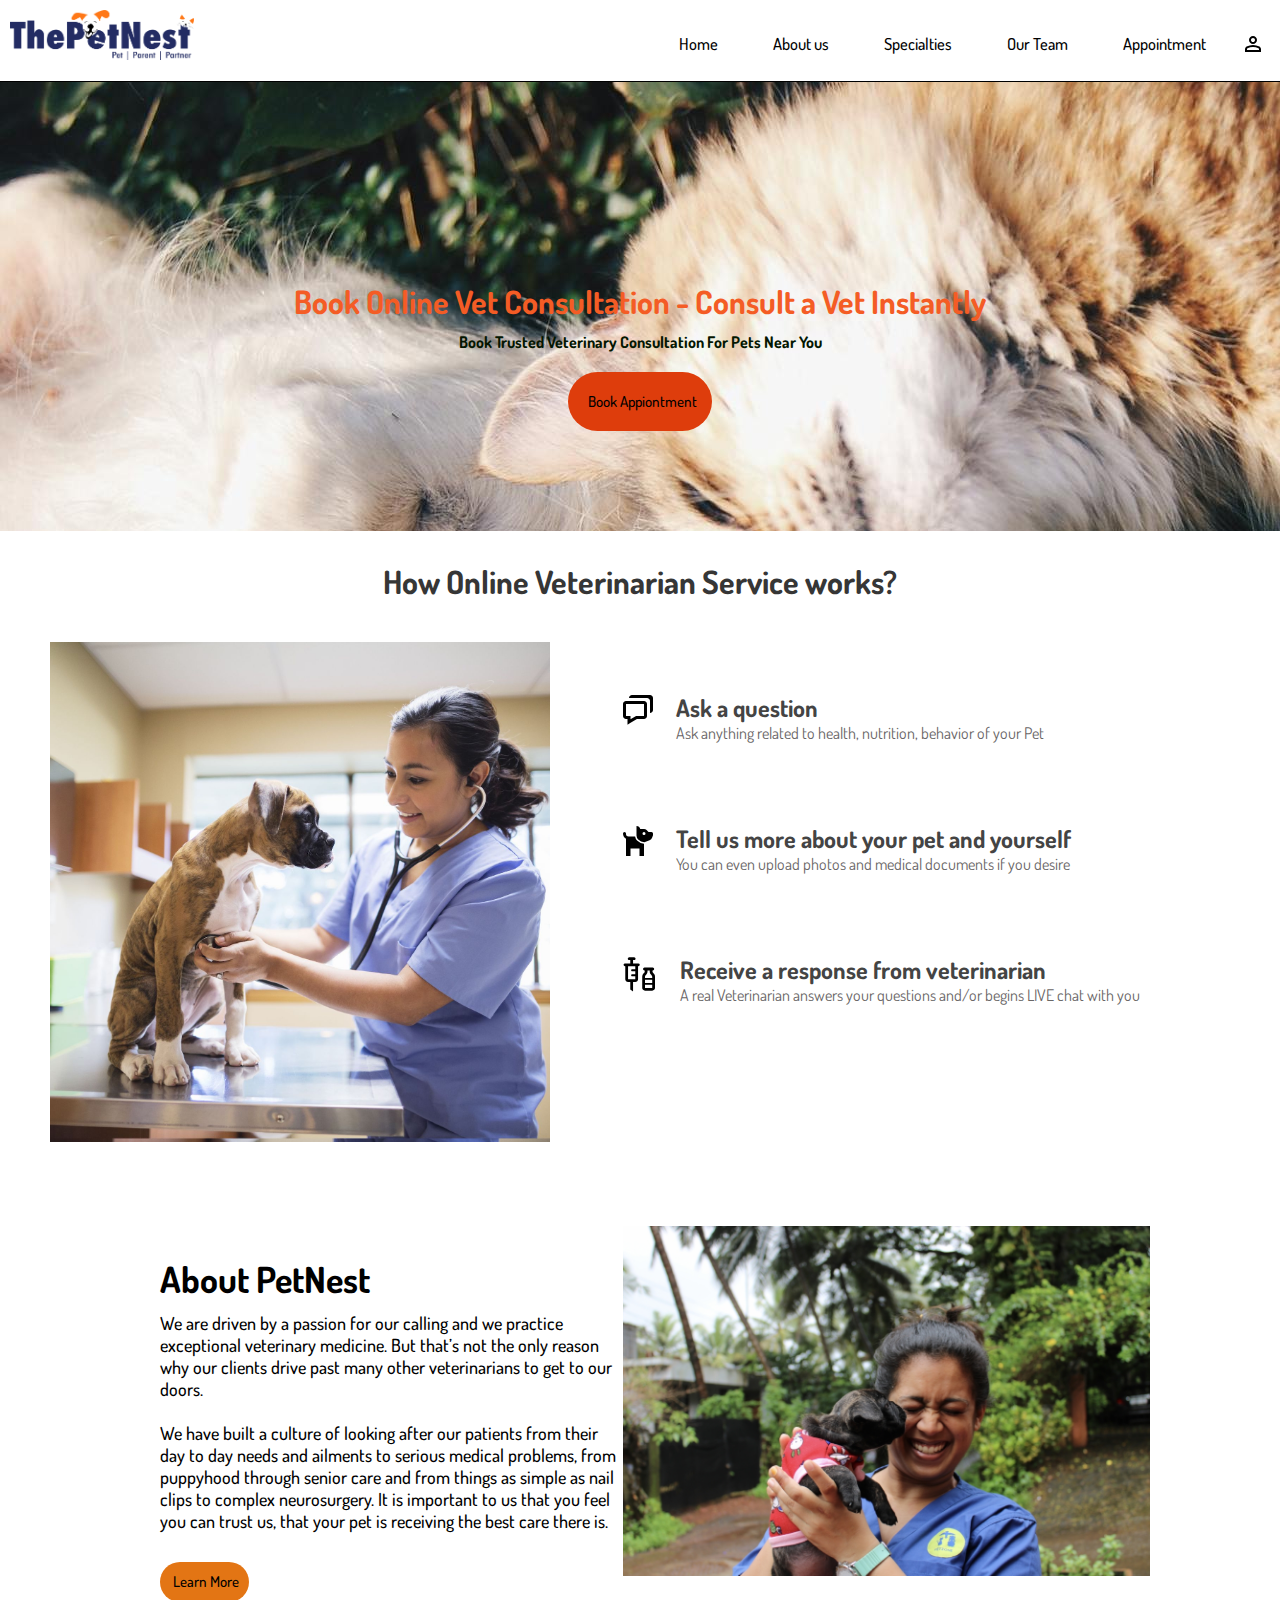
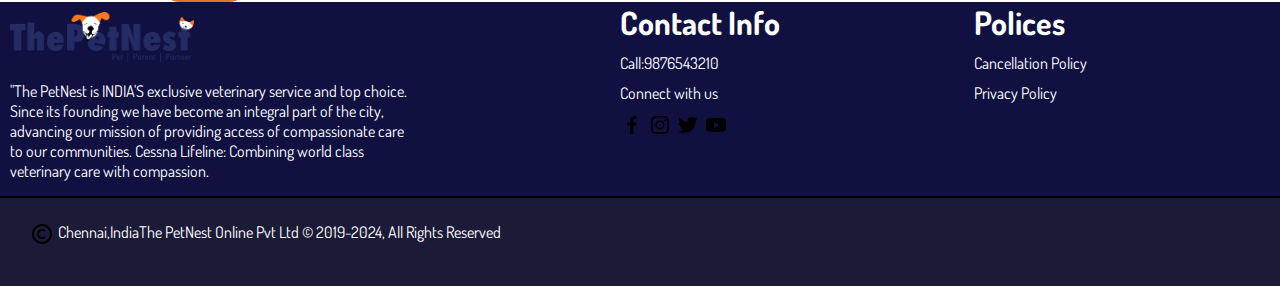
<file: index.html>
<!DOCTYPE html>
<html lang="en">
<head>
  <meta charset="UTF-8">
  <meta name="viewport" content="width=device-width, initial-scale=1.0">
  <title>Pet Clinic</title>

  <link rel="preconnect" href="https://fonts.googleapis.com">
  <link rel="preconnect" href="https://fonts.gstatic.com" crossorigin>
  <link href="https://fonts.googleapis.com/css2?family=Dosis:wght@200..800&display=swap" rel="stylesheet">
  <link  href="icons/app-upadate-banner_TPN-app-logo.png" rel="icon">
  <link rel="stylesheet" href="index.css">
</head>
<body>
  <div class="header">
  </div>
  <div class="account" onmouseenter=showSidebar() onmouseleave=hideSidebar()>
    <a href="login.html"><button class="sign-in-btn">Sign in</button></a>
    <p>Don't have an account?<a href="register.html">Register</a> </p>
  </div>
    <div class="main">
      <h1>Book Online Vet Consultation - Consult a Vet Instantly</h1>
      <p>Book Trusted Veterinary Consultation For Pets Near You</p>
      <a href="appointment.html">
        <button class="btn">Book Appiontment</button>
      </a>
    </div>
  <div class="online-head">
    <h1>How Online Veterinarian Service works? </h1>
    <div class="online">
      <div class="image-container">
        <img class="image" src="icons/vet-examing-puppy-28032020.jpg">
      </div>
      <div class="description">
        <div class="description1">
          <div>
            <svg xmlns="http://www.w3.org/2000/svg" width="36" height="36" viewBox="0 0 24 24" style="fill: rgba(0, 0, 0, 1);transform: ;msFilter:;"><path d="M5 18v3.766l1.515-.909L11.277 18H16c1.103 0 2-.897 2-2V8c0-1.103-.897-2-2-2H4c-1.103 0-2 .897-2 2v8c0 1.103.897 2 2 2h1zM4 8h12v8h-5.277L7 18.234V16H4V8z"></path><path d="M20 2H8c-1.103 0-2 .897-2 2h12c1.103 0 2 .897 2 2v8c1.103 0 2-.897 2-2V4c0-1.103-.897-2-2-2z"></path></svg>
          </div>
          <div class="description2">
            <h2>Ask a question</h2>
          <p>Ask anything related to health, nutrition, behavior of your Pet</p>
          </div>
        </div>
        <div class="description1">
          <div>
            <svg xmlns="http://www.w3.org/2000/svg" width="36" height="36" viewBox="0 0 24 24" style="fill: rgba(0, 0, 0, 1);transform: ;msFilter:;"><path d="M21 6h-2l-1.27-1.27A2.49 2.49 0 0 0 16 4h-2.5A2.64 2.64 0 0 0 11 2v6.36a4.38 4.38 0 0 0 1.13 2.72 6.57 6.57 0 0 0 4.13 1.82l3.45-1.38a3 3 0 0 0 1.73-1.84L22 8.15a1.06 1.06 0 0 0 0-.31V7a1 1 0 0 0-1-1zm-5 2a1 1 0 1 1 1-1 1 1 0 0 1-1 1z"></path><path d="M11.38 11.74A5.24 5.24 0 0 1 10.07 9H6a1.88 1.88 0 0 1-2-2 1 1 0 0 0-2 0 4.69 4.69 0 0 0 .48 2A3.58 3.58 0 0 0 4 10.53V22h3v-5h6v5h3v-8.13a7.35 7.35 0 0 1-4.62-2.13z"></path></svg>
          </div>
          <div class="description2">
            <h2>Tell us more about your pet and yourself</h2>
          <p>You can even upload photos and medical documents if you desire</p>
          </div>
        </div>
        <div class="description1">
          <div>
            <svg xmlns="http://www.w3.org/2000/svg" height="40px" viewBox="0 -960 960 960" width="40px" fill="#000000"><path d="m313.33-60-66.66-50v-176.67h-53.34q-27 0-46.83-19.83t-19.83-46.83v-313.34H120q-14.17 0-23.75-9.61-9.58-9.62-9.58-23.84 0-14.21 9.58-23.71t23.75-9.5h126.67v-80H220q-14.17 0-23.75-9.62t-9.58-23.83q0-14.22 9.58-23.72 9.58-9.5 23.75-9.5h120q14.17 0 23.75 9.62 9.58 9.61 9.58 23.83 0 14.22-9.58 23.72-9.58 9.5-23.75 9.5h-26.67v80H440q14.17 0 23.75 9.61 9.58 9.62 9.58 23.84 0 14.21-9.58 23.71t-23.75 9.5h-6.67v313.34q0 27-19.83 46.83t-46.83 19.83h-53.34V-60Zm-120-293.33h173.34v-73.34H290q-9.33 0-16.33-7-7-7-7-16.33 0-9.33 7-16.33 7-7 16.33-7h76.67v-73.34H290q-9.33 0-16.33-7-7-7-7-16.33 0-9.33 7-16.33 7-7 16.33-7h76.67v-73.34H193.33v313.34ZM600-80q-27 0-46.83-19.83-19.84-19.84-19.84-46.84v-264q0-31 8.67-48.33t21-31.33q16.33-18 23.33-28.17 7-10.17 7-21.5v-26.67h-6.66q-14.17 0-23.75-9.61-9.59-9.62-9.59-23.84 0-14.21 9.84-23.71 9.83-9.5 23.5-9.5h200q14.16 0 23.75 9.61 9.58 9.62 9.58 23.84 0 14.21-9.58 23.71-9.59 9.5-23.75 9.5H780V-540q0 10.67 8.33 22.67 8.34 12 25 30 12.34 14 19.5 30.33 7.17 16.33 7.17 46.33v264q0 27-19.83 46.84Q800.33-80 773.33-80H600Zm0-306.67h173.33v-24q0-17-9.66-30-9.67-13-21.34-27.33-13.66-17-21.33-33-7.67-16-7.67-39v-26.67H660V-540q0 22-7.17 38-7.16 16-20.83 33-11.67 14.33-21.83 27.83-10.17 13.5-10.17 30.5v24Zm0 120h173.33V-340H600v73.33Zm0 120h173.33V-220H600v73.33Zm0-120h173.33H600Z"/></svg>
          </div>
          <div class="description2">
            <h2>Receive a response from veterinarian</h2>
          <p>A real Veterinarian answers your questions and/or begins LIVE chat with you</p>
          </div>
        </div>
      </div>
    </div>
  </div>
  <div class="about-us">
    <div class="about-description">
      <h1>About PetNest</h1>
      <p>We are driven by a passion for our calling and we practice exceptional veterinary medicine. But that’s not the only reason why our clients drive past many other veterinarians to get to our doors.</p><br>
      <p>We have built a culture of looking after our patients from their day to day needs and ailments to serious medical problems, from puppyhood through senior care and from things as simple as nail clips to complex neurosurgery. It is important to us that you feel you can trust us, that your pet is receiving the best care there is.</p>
      <a href="about-us.html">
        <button>Learn More</button>
      </a>
    </div>
    <div>
      <img class="about-image" src="icons/About-Petzone-clinics-main-page.webp">
    </div>
  </div>
  <div class="footer">
    
  </div>
  <div class="copyright">

  </div>
  <script>
    function showSidebar(){
      const account = document.querySelector('.account')
      account.style.display = 'flex'
    }
    function hideSidebar(){
      const account = document.querySelector('.account')
      account.style.display = 'none'
    }
  </script>
  <script src="header-footer.js"></script>
</body>
</html>
</file>
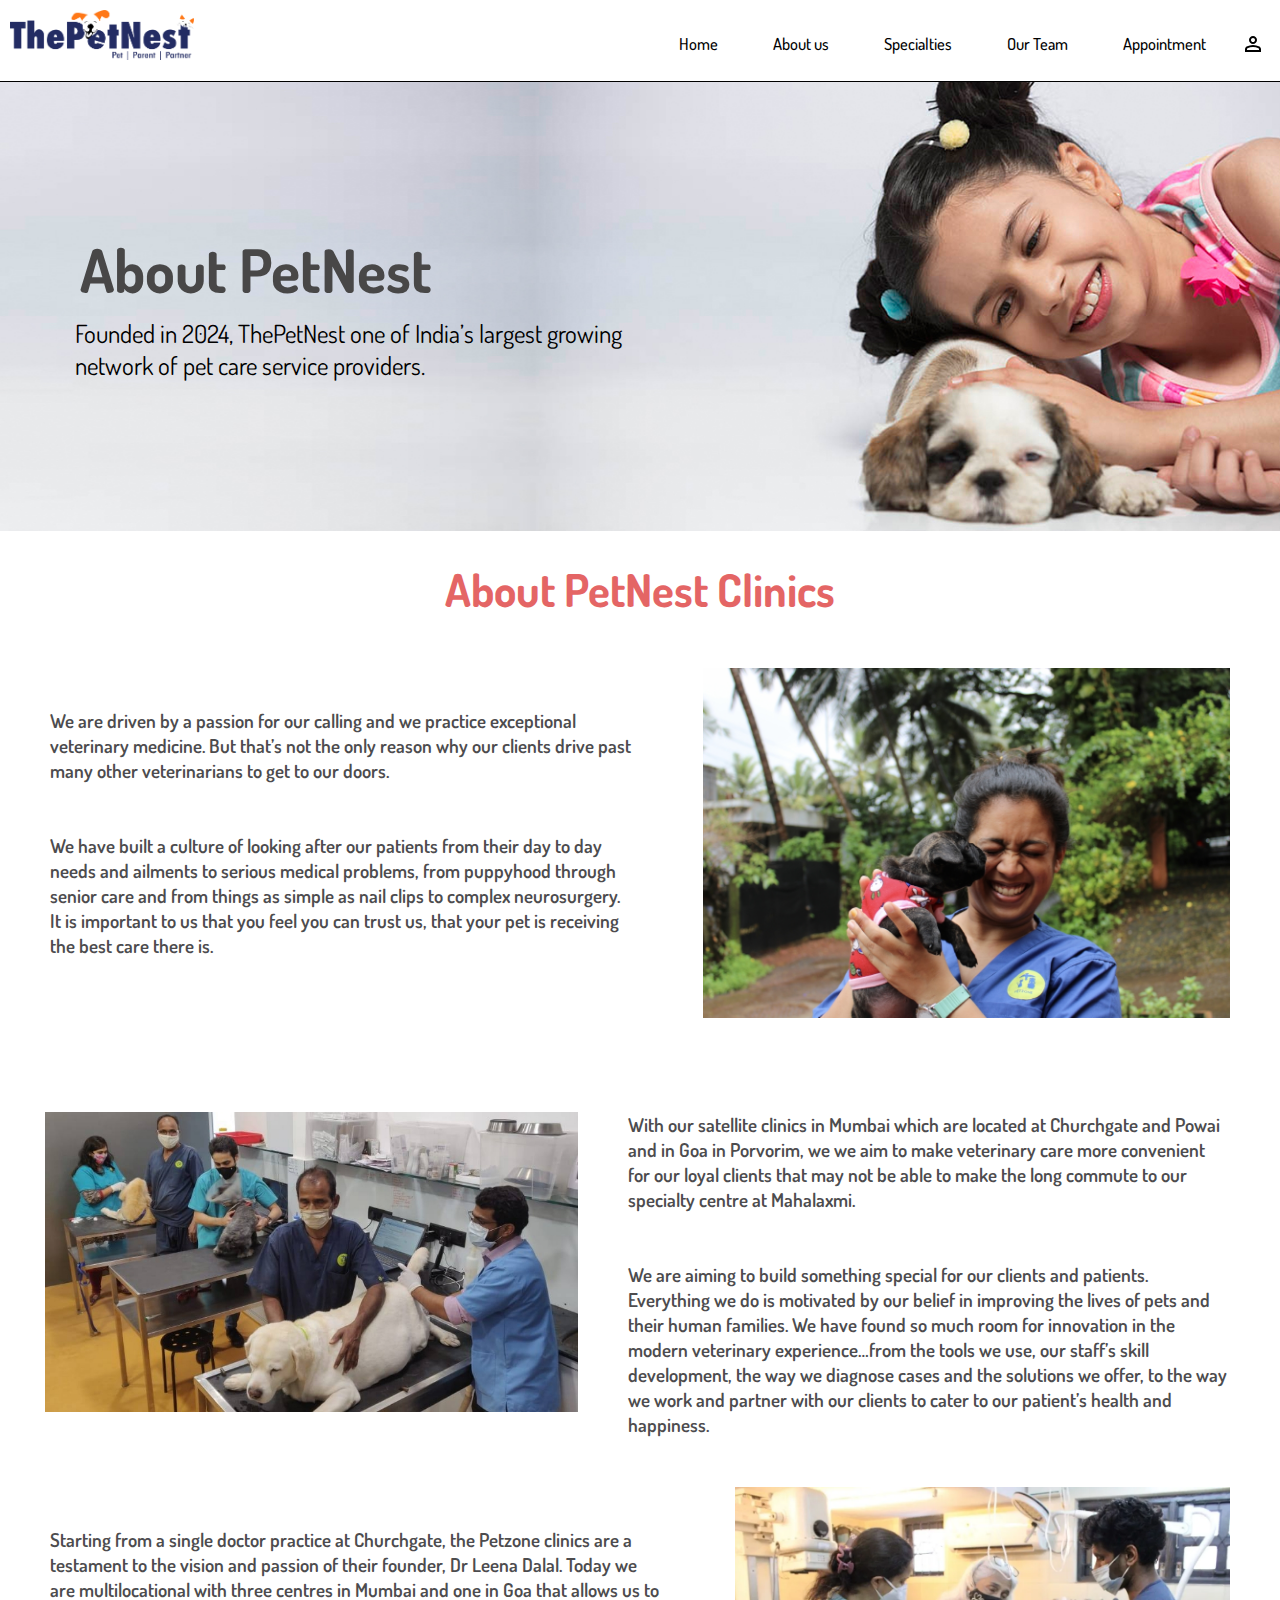
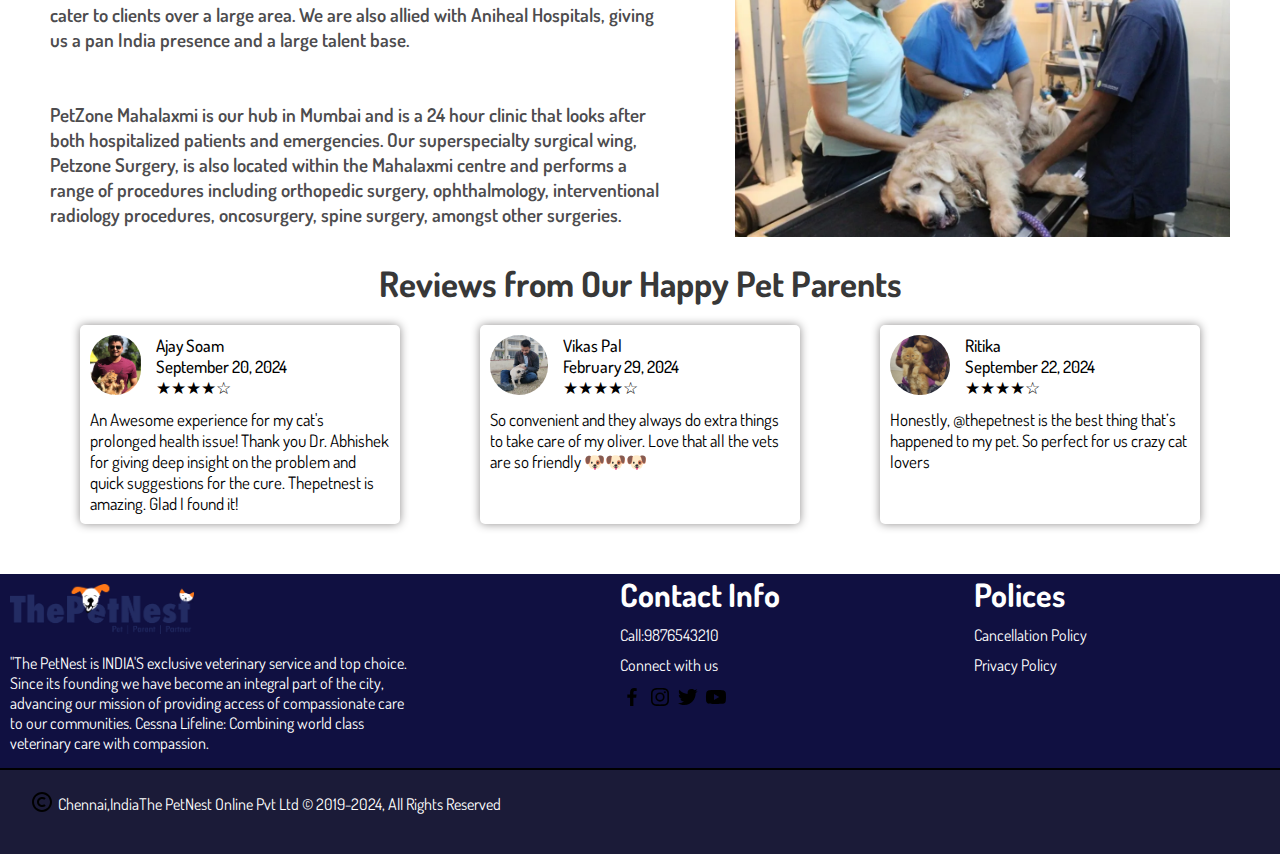
<file: about-us.html>
<!DOCTYPE html>
<html lang="en">
<head>
  <meta charset="UTF-8">
  <meta name="viewport" content="width=device-width, initial-scale=1.0">
  <title>About Us</title>
  <link rel="preconnect" href="https://fonts.googleapis.com">
  <link rel="preconnect" href="https://fonts.gstatic.com" crossorigin>
  <link href="https://fonts.googleapis.com/css2?family=Dosis:wght@200..800&display=swap" rel="stylesheet">
  <link  href="icons/app-upadate-banner_TPN-app-logo.png" rel="icon">
  <link rel="stylesheet" href="about-us.css">
</head>
<body>
  <div class="header">
    
  </div>
  <div class="account" onmouseenter=showSidebar() onmouseleave=hideSidebar()>
    <a href="login.html"><button class="sign-in-btn">Sign in</button></a>
    <p>Don't have an account?<a href="register.html">Register</a> </p>
  </div>
  <div class="heading">
    <h1>About PetNest</h1>
    <p>Founded in 2024, ThePetNest one of India’s largest growing network of pet care service providers.</p>
  </div>
  <h1 class="about-head">About PetNest Clinics</h1>
  <div class="about1">
    <div class="about-description">
      <p>We are driven by a passion for our calling and we practice exceptional veterinary medicine. But that’s not the only reason why our clients drive past many other veterinarians to get to our doors.</p><br><br>
      <p>We have built a culture of looking after our patients from their day to day needs and ailments to serious medical problems, from puppyhood through senior care and from things as simple as nail clips to complex neurosurgery. It is important to us that you feel you can trust us, that your pet is receiving the best care there is.</p>
    </div>
    <div>
      <img class="about-image" src="icons/About-Petzone-clinics-main-page.webp">
    </div>
  </div>
  <div class="about2">
    <div>
      <img class="about-image1" src="icons/Mask-Group-10.jpg">
    </div>
    <div class="about-description1">
      <p>
        With our satellite clinics in Mumbai which are located at Churchgate and Powai and in Goa in Porvorim, we we aim to make veterinary care more convenient for our loyal clients that may not be able to make the long commute to our specialty centre at Mahalaxmi.
      </p><br><br>
      <p>
        We are aiming to build something special for our clients and patients. Everything we do is motivated by our belief in improving the lives of pets and their human families. We have found so much room for innovation in the modern veterinary experience…from the tools we use, our staff’s skill development, the way we diagnose cases and the solutions we offer, to the way we work and partner with our clients to cater to our patient’s health and happiness.
      </p>
    </div>
  </div>
  <div class="about1">
    <div class="about-description">
      <p>
        Starting from a single doctor practice at Churchgate, the Petzone clinics are a testament to the vision and passion of their founder, Dr Leena Dalal. Today we are multilocational with three centres in Mumbai and one in Goa that allows us to cater to clients over a large area. We are also allied with Aniheal Hospitals, giving us a pan India presence and a large talent base.
      </p><br><br>
      <p>
        PetZone Mahalaxmi is our hub in Mumbai and is a 24 hour clinic that looks after both hospitalized patients and emergencies. Our superspecialty surgical wing, Petzone Surgery, is also located within the Mahalaxmi centre and performs a range of procedures including orthopedic surgery, ophthalmology, interventional radiology procedures, oncosurgery, spine surgery, amongst other surgeries.
      </p>
    </div>
    <div>
      <img class="about-image" src="icons/About-Petzone-clinics.webp">
    </div>
  </div>
  <h1 class="review-heading">Reviews from Our Happy Pet Parents</h1>
  <div class="review">
    <div class="review1">
      <div class="review-head">
        <div class="review-profile">
          <img class="review-image" src="icons/pet-parent-31032020.jpg">
        </div>
        <div class="review-details">
          <p>
            Ajay Soam
          </p>
          <p>
            September 20, 2024
          </p>
          <span>
            ★★★★☆                        
          </span>
        </div>
      </div>
      <div class="review-comment">
        An Awesome experience for my cat's prolonged health issue! Thank you Dr. Abhishek for giving deep insight on the problem and quick suggestions for the cure. Thepetnest is amazing. Glad I found it!
      </div>
    </div>
    <div class="review1">
      <div class="review-head">
        <div class="review-profile">
          <img class="review-image" src="icons/pet-parent-vik-31032020.jpg">
        </div>
        <div class="review-details">
          <p>
            Vikas Pal
          </p>
          <p>
            February 29, 2024
          </p>
          <span>
            ★★★★☆                        
          </span>
        </div>
      </div>
      <div class="review-comment">
        So convenient and they always do extra things to take care of my oliver. Love that all the vets are so friendly 🐶🐶🐶
      </div>
    </div>
    <div class="review1">
      <div class="review-head">
        <div class="review-profile">
          <img class="review-image" src="icons/JOY-living-happily-in-Mumbai-tpn-01042020.png">
        </div>
        <div class="review-details">
          <p>
            Ritika
          </p>
          <p>
            September 22, 2024
          </p>
          <span>
            ★★★★☆                        
          </span>
        </div>
      </div>
      <div class="review-comment">
        Honestly, @thepetnest is the best thing that’s happened to my pet. So perfect for us crazy cat lovers
      </div>
    </div>
  </div>

  <div class="footer">
    
  </div>
  <div class="copyright">

  </div>
  <script>
    function showSidebar(){
      const account = document.querySelector('.account')
      account.style.display = 'flex'
    }
    function hideSidebar(){
      const account = document.querySelector('.account')
      account.style.display = 'none'
    }
</script>
  <script src="header-footer.js"></script>
</body>
</html>
</file>
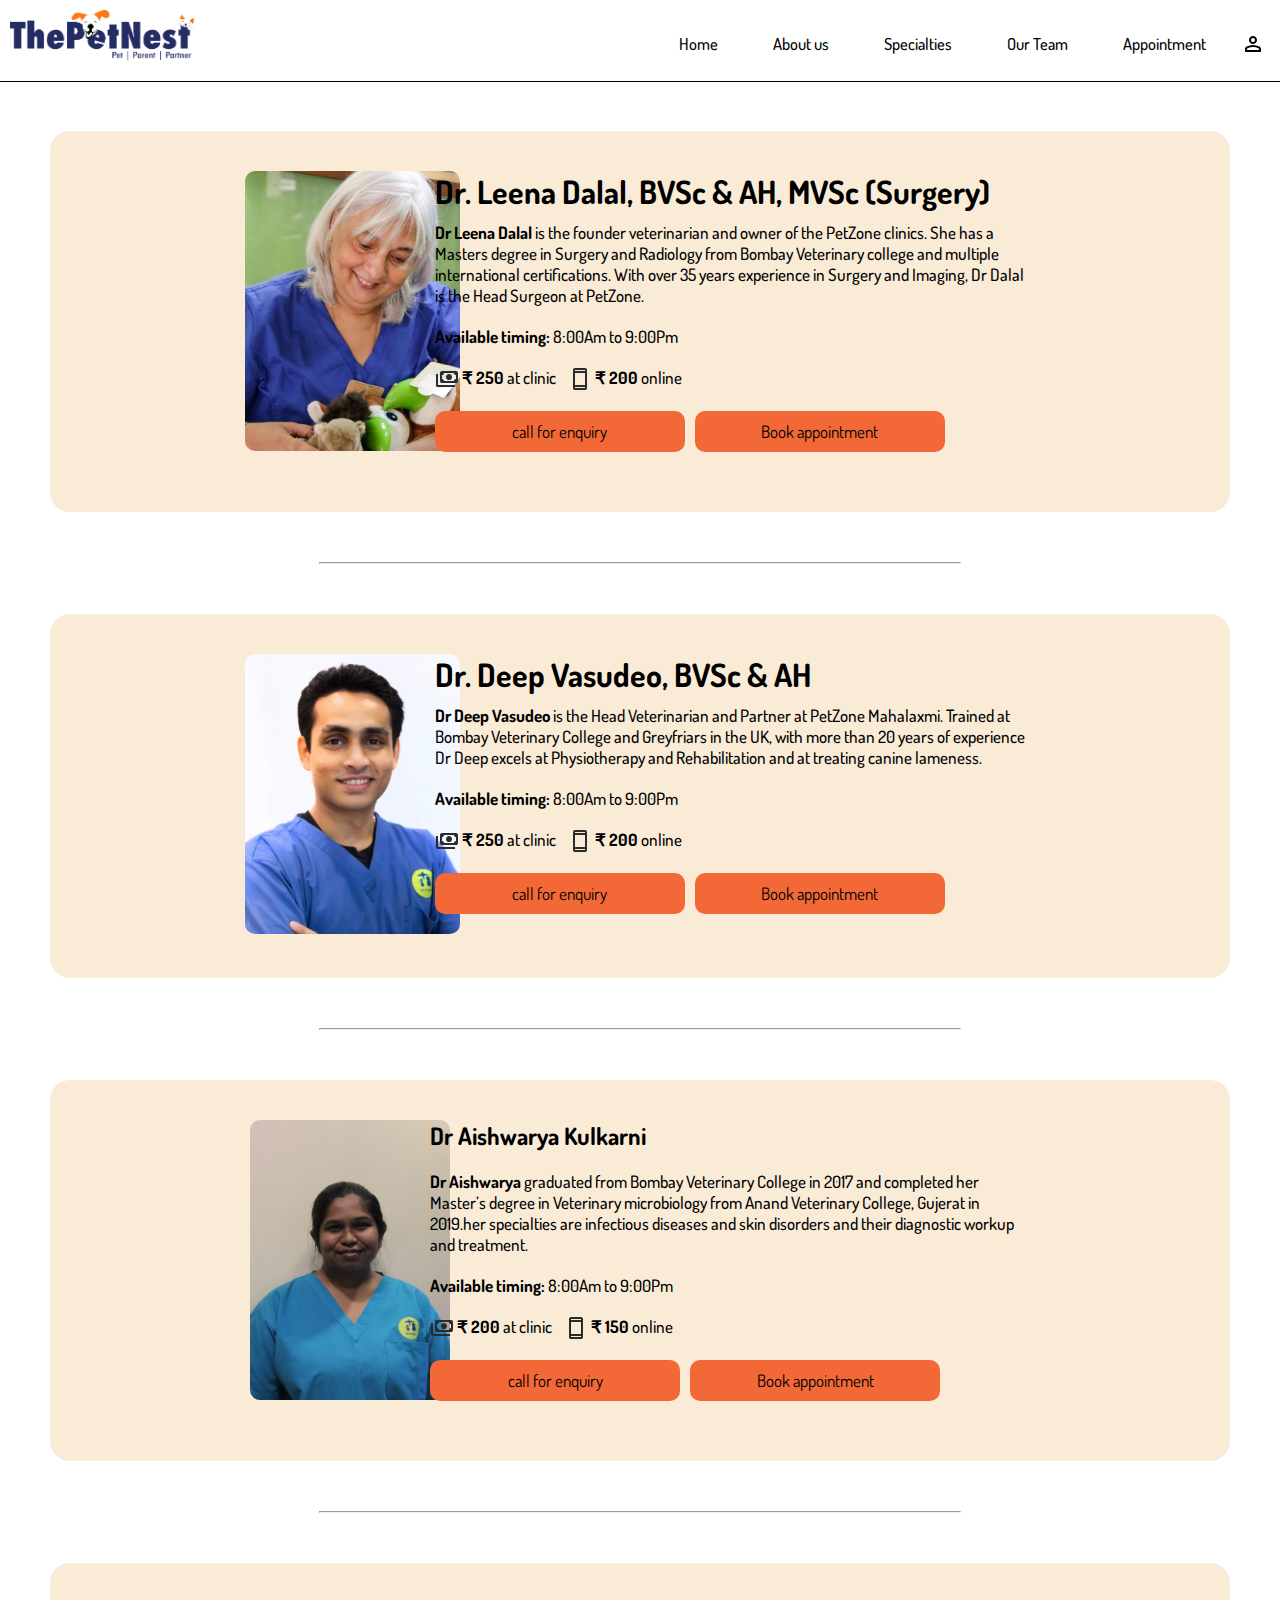
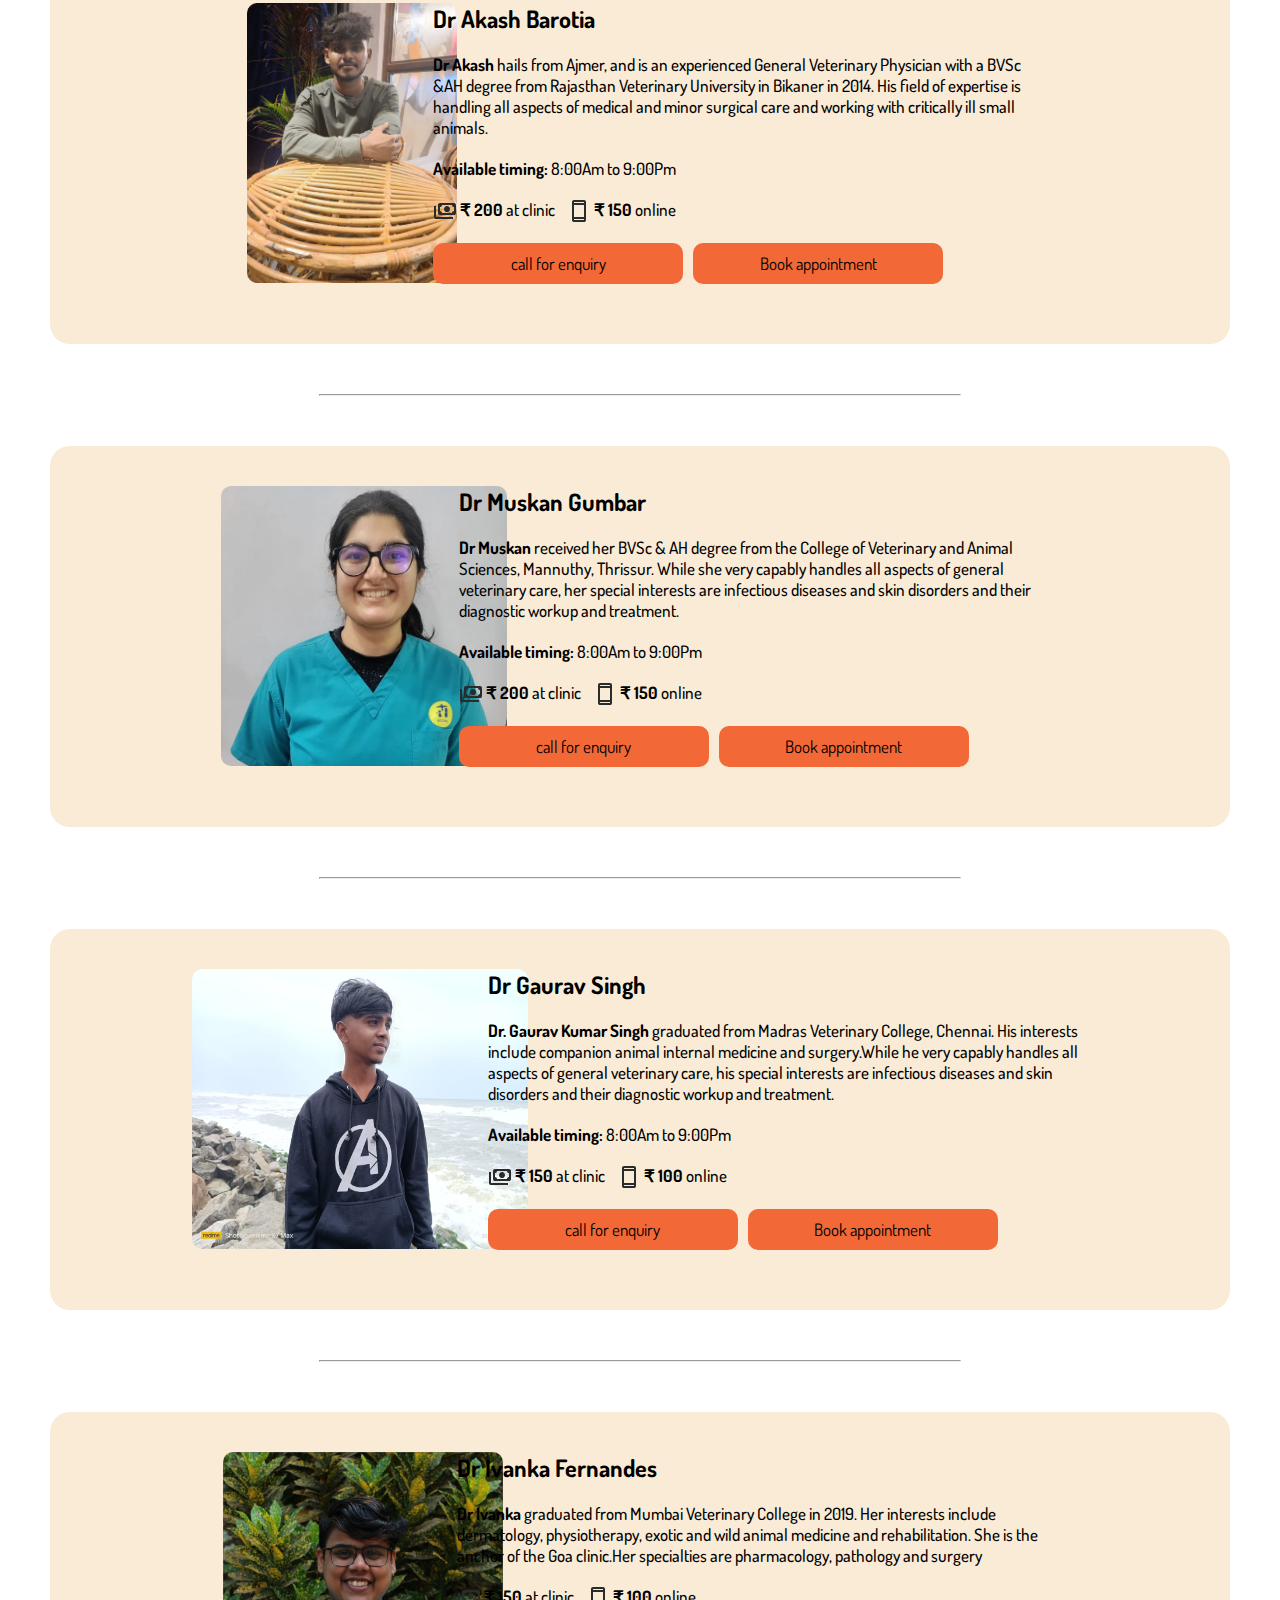
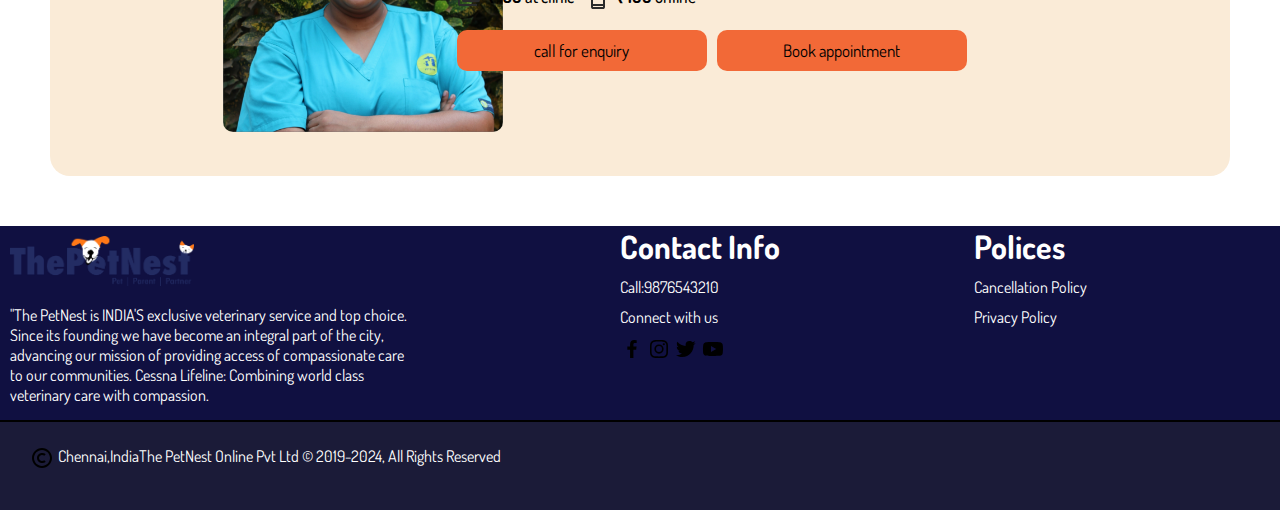
<file: appointment.html>
<!DOCTYPE html>
<html lang="en">
<head>
    <meta charset="UTF-8">
    <meta name="viewport" content="width=device-width, initial-scale=1.0">
    <link rel="preconnect" href="https://fonts.googleapis.com">
    <link rel="preconnect" href="https://fonts.gstatic.com" crossorigin>
    <link href="https://fonts.googleapis.com/css2?family=Dosis:wght@200..800&display=swap" rel="stylesheet">
    <link  href="icons/app-upadate-banner_TPN-app-logo.png" rel="icon">
    <link rel="stylesheet" href="appointment.css">
    <title>Appointment</title>
</head>
<body>
<div class="header">
  
</div>
<div class="account" onmouseenter=showSidebar() onmouseleave=hideSidebar()>
  <a href="login.html"><button class="sign-in-btn">Sign in</button></a>
  <p>Don't have an account?<a href="register.html">Register</a> </p>
</div>
<div class="doctor">
  <div class="doctor-list">
    <div>
      <img class="image" src="icons/cheif-1.webp">
    </div>
    <div class="description">
      <h1>Dr. Leena Dalal, BVSc & AH, MVSc (Surgery)</h1>
      <p><b>Dr Leena Dalal</b> is the founder veterinarian and owner of the  PetZone clinics. She has a Masters degree in Surgery and Radiology from Bombay Veterinary college and multiple international certifications. With over 35 years  experience in Surgery and Imaging, Dr Dalal is the Head Surgeon at PetZone. </p><br>
      <p>
          <b>Available timing:</b> 8:00Am to 9:00Pm
      </p><br>
      <div class="price">
        <svg xmlns="http://www.w3.org/2000/svg" height="24px" viewBox="0 -960 960 960" width="24px" fill="#2a2b2b"><path d="M560-440q-50 0-85-35t-35-85q0-50 35-85t85-35q50 0 85 35t35 85q0 50-35 85t-85 35ZM280-320q-33 0-56.5-23.5T200-400v-320q0-33 23.5-56.5T280-800h560q33 0 56.5 23.5T920-720v320q0 33-23.5 56.5T840-320H280Zm80-80h400q0-33 23.5-56.5T840-480v-160q-33 0-56.5-23.5T760-720H360q0 33-23.5 56.5T280-640v160q33 0 56.5 23.5T360-400Zm440 240H120q-33 0-56.5-23.5T40-240v-440h80v440h680v80ZM280-400v-320 320Z"/></svg> &nbsp;
        <p>
          <b>&#8377; 250 </b> at clinic &nbsp; &nbsp;
        </p>
        <svg xmlns="http://www.w3.org/2000/svg" height="24px" viewBox="0 -960 960 960" width="24px" fill="#2a2b2b"><path d="M280-40q-33 0-56.5-23.5T200-120v-720q0-33 23.5-56.5T280-920h400q33 0 56.5 23.5T760-840v720q0 33-23.5 56.5T680-40H280Zm0-120v40h400v-40H280Zm0-80h400v-480H280v480Zm0-560h400v-40H280v40Zm0 0v-40 40Zm0 640v40-40Z"/></svg> &nbsp;
        <p>
          <b>&#8377; 200</b> online
        </p>
      </div>
      <div class="btn">
        <a href="enquiry.html">
          <button>
            call for enquiry
          </button>
        </a>
        <a href="book.html">
          <button>
            Book appointment
          </button>
        </a>
      </div>
    </div>
  </div>
  <hr style="width: 50%; align-self: center;">
  <div class="doctor-list">
    <div>
      <img class="image" src="icons/cheif-2.webp">
    </div>
    <div class="description">
      <h1>Dr. Deep Vasudeo, BVSc & AH</h1>
      <p><b>Dr Deep Vasudeo </b>is the Head Veterinarian and Partner at PetZone Mahalaxmi. Trained at Bombay Veterinary College and Greyfriars in the UK, with more than 20 years of experience Dr Deep excels at Physiotherapy and Rehabilitation and at treating canine lameness.</p><br>
      <p>
        <b>Available timing:</b> 8:00Am to 9:00Pm
      </p><br>
    <div class="price">
      <svg xmlns="http://www.w3.org/2000/svg" height="24px" viewBox="0 -960 960 960" width="24px" fill="#2a2b2b"><path d="M560-440q-50 0-85-35t-35-85q0-50 35-85t85-35q50 0 85 35t35 85q0 50-35 85t-85 35ZM280-320q-33 0-56.5-23.5T200-400v-320q0-33 23.5-56.5T280-800h560q33 0 56.5 23.5T920-720v320q0 33-23.5 56.5T840-320H280Zm80-80h400q0-33 23.5-56.5T840-480v-160q-33 0-56.5-23.5T760-720H360q0 33-23.5 56.5T280-640v160q33 0 56.5 23.5T360-400Zm440 240H120q-33 0-56.5-23.5T40-240v-440h80v440h680v80ZM280-400v-320 320Z"/></svg> &nbsp;
      <p>
        <b>&#8377; 250 </b> at clinic &nbsp; &nbsp;
      </p>
      <svg xmlns="http://www.w3.org/2000/svg" height="24px" viewBox="0 -960 960 960" width="24px" fill="#2a2b2b"><path d="M280-40q-33 0-56.5-23.5T200-120v-720q0-33 23.5-56.5T280-920h400q33 0 56.5 23.5T760-840v720q0 33-23.5 56.5T680-40H280Zm0-120v40h400v-40H280Zm0-80h400v-480H280v480Zm0-560h400v-40H280v40Zm0 0v-40 40Zm0 640v40-40Z"/></svg> &nbsp;
      <p>
        <b>&#8377; 200</b> online
      </p>
    </div>
    <div class="btn">
      <a href="enquiry.html">
        <button>
          call for enquiry
        </button>
      </a>
      <a href="book.html">
        <button>
          Book appointment
        </button>
      </a>
    </div>
  </div>
  </div>
  <hr style="width: 50%; align-self: center;">
  <div class="doctor-list">
    <div>
      <img class="image" src="icons/team-1.webp">
    </div>
    <div class="description">
      <h2>Dr Aishwarya Kulkarni</h2><br>
      <p><b>Dr Aishwarya</b> graduated from Bombay Veterinary College in 2017 and completed her Master’s degree in Veterinary microbiology from Anand Veterinary College, Gujerat in 2019.her specialties are infectious diseases and skin disorders and their diagnostic workup and treatment. </p><br>
      <p>
        <b>Available timing:</b> 8:00Am to 9:00Pm
      </p><br>
      <div class="price">
        <svg xmlns="http://www.w3.org/2000/svg" height="24px" viewBox="0 -960 960 960" width="24px" fill="#2a2b2b"><path d="M560-440q-50 0-85-35t-35-85q0-50 35-85t85-35q50 0 85 35t35 85q0 50-35 85t-85 35ZM280-320q-33 0-56.5-23.5T200-400v-320q0-33 23.5-56.5T280-800h560q33 0 56.5 23.5T920-720v320q0 33-23.5 56.5T840-320H280Zm80-80h400q0-33 23.5-56.5T840-480v-160q-33 0-56.5-23.5T760-720H360q0 33-23.5 56.5T280-640v160q33 0 56.5 23.5T360-400Zm440 240H120q-33 0-56.5-23.5T40-240v-440h80v440h680v80ZM280-400v-320 320Z"/></svg> &nbsp;
        <p>
          <b>&#8377; 200 </b> at clinic &nbsp; &nbsp;
        </p>
        <svg xmlns="http://www.w3.org/2000/svg" height="24px" viewBox="0 -960 960 960" width="24px" fill="#2a2b2b"><path d="M280-40q-33 0-56.5-23.5T200-120v-720q0-33 23.5-56.5T280-920h400q33 0 56.5 23.5T760-840v720q0 33-23.5 56.5T680-40H280Zm0-120v40h400v-40H280Zm0-80h400v-480H280v480Zm0-560h400v-40H280v40Zm0 0v-40 40Zm0 640v40-40Z"/></svg> &nbsp;
        <p>
          <b>&#8377; 150</b> online
        </p>
      </div>
      <div class="btn">
        <a href="enquiry.html">
          <button>
            call for enquiry
          </button>
        </a>
        <a href="book.html">
          <button>
            Book appointment
          </button>
        </a>
      </div>
    </div>
  </div>
  <hr style="width: 50%; align-self: center;">
  <div class="doctor-list">
    <div>
      <img class="image" src="icons/team-2.jpg">
    </div>
    <div class="description">
      <h2>Dr Akash Barotia</h2><br>
      <p><b>Dr Akash</b> hails from Ajmer, and  is an experienced General Veterinary Physician with a  BVSc &AH degree from Rajasthan Veterinary University in Bikaner in 2014. His field of expertise is handling all aspects of medical and minor surgical care and working with critically ill small animals. </p><br>
      <p>
        <b>Available timing:</b> 8:00Am to 9:00Pm
      </p><br>
      <div class="price">
        <svg xmlns="http://www.w3.org/2000/svg" height="24px" viewBox="0 -960 960 960" width="24px" fill="#2a2b2b"><path d="M560-440q-50 0-85-35t-35-85q0-50 35-85t85-35q50 0 85 35t35 85q0 50-35 85t-85 35ZM280-320q-33 0-56.5-23.5T200-400v-320q0-33 23.5-56.5T280-800h560q33 0 56.5 23.5T920-720v320q0 33-23.5 56.5T840-320H280Zm80-80h400q0-33 23.5-56.5T840-480v-160q-33 0-56.5-23.5T760-720H360q0 33-23.5 56.5T280-640v160q33 0 56.5 23.5T360-400Zm440 240H120q-33 0-56.5-23.5T40-240v-440h80v440h680v80ZM280-400v-320 320Z"/></svg> &nbsp;
        <p>
          <b>&#8377; 200 </b> at clinic &nbsp; &nbsp;
        </p>
        <svg xmlns="http://www.w3.org/2000/svg" height="24px" viewBox="0 -960 960 960" width="24px" fill="#2a2b2b"><path d="M280-40q-33 0-56.5-23.5T200-120v-720q0-33 23.5-56.5T280-920h400q33 0 56.5 23.5T760-840v720q0 33-23.5 56.5T680-40H280Zm0-120v40h400v-40H280Zm0-80h400v-480H280v480Zm0-560h400v-40H280v40Zm0 0v-40 40Zm0 640v40-40Z"/></svg> &nbsp;
        <p>
          <b>&#8377; 150</b> online
        </p>
      </div>
      <div class="btn">
        <a href="enquiry.html">
          <button>
            call for enquiry
          </button>
        </a>
        <a href="book.html">
          <button>
            Book appointment
          </button>
        </a>
      </div>
    </div>
  </div>
  <hr style="width: 50%; align-self: center;">
  <div class="doctor-list">
    <div>
      <img class="image" src="icons/team-3.webp">
    </div>
    <div class="description">
      <h2>Dr Muskan Gumbar</h2><br>
      <p><b>Dr Muskan</b> received her BVSc & AH degree from the College of Veterinary and Animal Sciences, Mannuthy, Thrissur.
      While she very capably handles all aspects of general veterinary care, her special interests are infectious diseases and skin disorders and their diagnostic workup and treatment. </p><br>
      <p>
        <b>Available timing:</b> 8:00Am to 9:00Pm
      </p><br>
      <div class="price">
        <svg xmlns="http://www.w3.org/2000/svg" height="24px" viewBox="0 -960 960 960" width="24px" fill="#2a2b2b"><path d="M560-440q-50 0-85-35t-35-85q0-50 35-85t85-35q50 0 85 35t35 85q0 50-35 85t-85 35ZM280-320q-33 0-56.5-23.5T200-400v-320q0-33 23.5-56.5T280-800h560q33 0 56.5 23.5T920-720v320q0 33-23.5 56.5T840-320H280Zm80-80h400q0-33 23.5-56.5T840-480v-160q-33 0-56.5-23.5T760-720H360q0 33-23.5 56.5T280-640v160q33 0 56.5 23.5T360-400Zm440 240H120q-33 0-56.5-23.5T40-240v-440h80v440h680v80ZM280-400v-320 320Z"/></svg> &nbsp;
        <p>
          <b>&#8377; 200 </b> at clinic &nbsp; &nbsp;
        </p>
        <svg xmlns="http://www.w3.org/2000/svg" height="24px" viewBox="0 -960 960 960" width="24px" fill="#2a2b2b"><path d="M280-40q-33 0-56.5-23.5T200-120v-720q0-33 23.5-56.5T280-920h400q33 0 56.5 23.5T760-840v720q0 33-23.5 56.5T680-40H280Zm0-120v40h400v-40H280Zm0-80h400v-480H280v480Zm0-560h400v-40H280v40Zm0 0v-40 40Zm0 640v40-40Z"/></svg> &nbsp;
        <p>
          <b>&#8377; 150</b> online
        </p>
      </div>
      <div class="btn">
        <a href="enquiry.html">
          <button>
            call for enquiry
          </button>
        </a>
        <a href="book.html">
          <button>
            Book appointment
          </button>
        </a>
      </div>
    </div>
  </div>
  <hr style="width: 50%; align-self: center;">
  <div class="doctor-list">
    <div>
      <img class="image1" src="icons/team-4.jpg">
    </div>
    <div class="description">
      <h2>Dr Gaurav Singh</h2><br>
      <p><b>Dr. Gaurav Kumar Singh </b>graduated from Madras Veterinary College, Chennai. His interests include companion animal internal medicine and surgery.While he very capably handles all aspects of general veterinary care, his special interests are infectious diseases and skin disorders and their diagnostic workup and treatment. </p><br>
      <p>
        <b>Available timing:</b> 8:00Am to 9:00Pm
      </p><br>
      <div class="price">
        <svg xmlns="http://www.w3.org/2000/svg" height="24px" viewBox="0 -960 960 960" width="24px" fill="#2a2b2b"><path d="M560-440q-50 0-85-35t-35-85q0-50 35-85t85-35q50 0 85 35t35 85q0 50-35 85t-85 35ZM280-320q-33 0-56.5-23.5T200-400v-320q0-33 23.5-56.5T280-800h560q33 0 56.5 23.5T920-720v320q0 33-23.5 56.5T840-320H280Zm80-80h400q0-33 23.5-56.5T840-480v-160q-33 0-56.5-23.5T760-720H360q0 33-23.5 56.5T280-640v160q33 0 56.5 23.5T360-400Zm440 240H120q-33 0-56.5-23.5T40-240v-440h80v440h680v80ZM280-400v-320 320Z"/></svg> &nbsp;
        <p>
          <b>&#8377; 150 </b> at clinic &nbsp; &nbsp;
        </p>
        <svg xmlns="http://www.w3.org/2000/svg" height="24px" viewBox="0 -960 960 960" width="24px" fill="#2a2b2b"><path d="M280-40q-33 0-56.5-23.5T200-120v-720q0-33 23.5-56.5T280-920h400q33 0 56.5 23.5T760-840v720q0 33-23.5 56.5T680-40H280Zm0-120v40h400v-40H280Zm0-80h400v-480H280v480Zm0-560h400v-40H280v40Zm0 0v-40 40Zm0 640v40-40Z"/></svg> &nbsp;
        <p>
          <b>&#8377; 100</b> online
        </p>
      </div>
      <div class="btn">
        <a href="enquiry.html">
          <button>
            call for enquiry
          </button>
        </a>
        <a href="book.html">
          <button>
            Book appointment
          </button>
        </a>
      </div>
    </div>
  </div>
  <hr style="width: 50%; align-self: center;">
  <div class="doctor-list">
    <div>
      <img class="image" src="icons/team-5.webp">
    </div>
    <div class="description">
      <h2>Dr Ivanka Fernandes</h2><br>
      <p><b>Dr Ivanka </b> graduated from Mumbai Veterinary College in 2019. Her interests include dermatology, physiotherapy, exotic and wild animal medicine and rehabilitation. She is the anchor of the Goa clinic.Her specialties are pharmacology, pathology and surgery </p><br>
      <div class="price">
        <svg xmlns="http://www.w3.org/2000/svg" height="24px" viewBox="0 -960 960 960" width="24px" fill="#2a2b2b"><path d="M560-440q-50 0-85-35t-35-85q0-50 35-85t85-35q50 0 85 35t35 85q0 50-35 85t-85 35ZM280-320q-33 0-56.5-23.5T200-400v-320q0-33 23.5-56.5T280-800h560q33 0 56.5 23.5T920-720v320q0 33-23.5 56.5T840-320H280Zm80-80h400q0-33 23.5-56.5T840-480v-160q-33 0-56.5-23.5T760-720H360q0 33-23.5 56.5T280-640v160q33 0 56.5 23.5T360-400Zm440 240H120q-33 0-56.5-23.5T40-240v-440h80v440h680v80ZM280-400v-320 320Z"/></svg> &nbsp;
        <p>
          <b>&#8377; 150 </b> at clinic &nbsp; &nbsp;
        </p>
        <svg xmlns="http://www.w3.org/2000/svg" height="24px" viewBox="0 -960 960 960" width="24px" fill="#2a2b2b"><path d="M280-40q-33 0-56.5-23.5T200-120v-720q0-33 23.5-56.5T280-920h400q33 0 56.5 23.5T760-840v720q0 33-23.5 56.5T680-40H280Zm0-120v40h400v-40H280Zm0-80h400v-480H280v480Zm0-560h400v-40H280v40Zm0 0v-40 40Zm0 640v40-40Z"/></svg> &nbsp;
        <p>
          <b>&#8377; 100</b> online
        </p>
      </div>
      <div class="btn">
        <a href="enquiry.html">
          <button>
            call for enquiry
          </button>
        </a>
        <a href="book.html">
          <button>
            Book appointment
          </button>
        </a>
      </div>
    </div>
  </div>

</div>

<div class="footer">
</div>
<div class="copyright">

</div>
    <script>
        function showSidebar(){
          const account = document.querySelector('.account')
          account.style.display = 'flex'
        }
        function hideSidebar(){
          const account = document.querySelector('.account')
          account.style.display = 'none'
        }
    </script>
    <script>
      function hideForm(){
        const form = document.querySelector('.form')
        form.style.display='none'
      }
      function showForm(){
        const form = document.querySelector('.form')
        form.style.display='block'
      }
    </script>
    <script src="header-footer.js"></script>
</body>
</html>
</file>
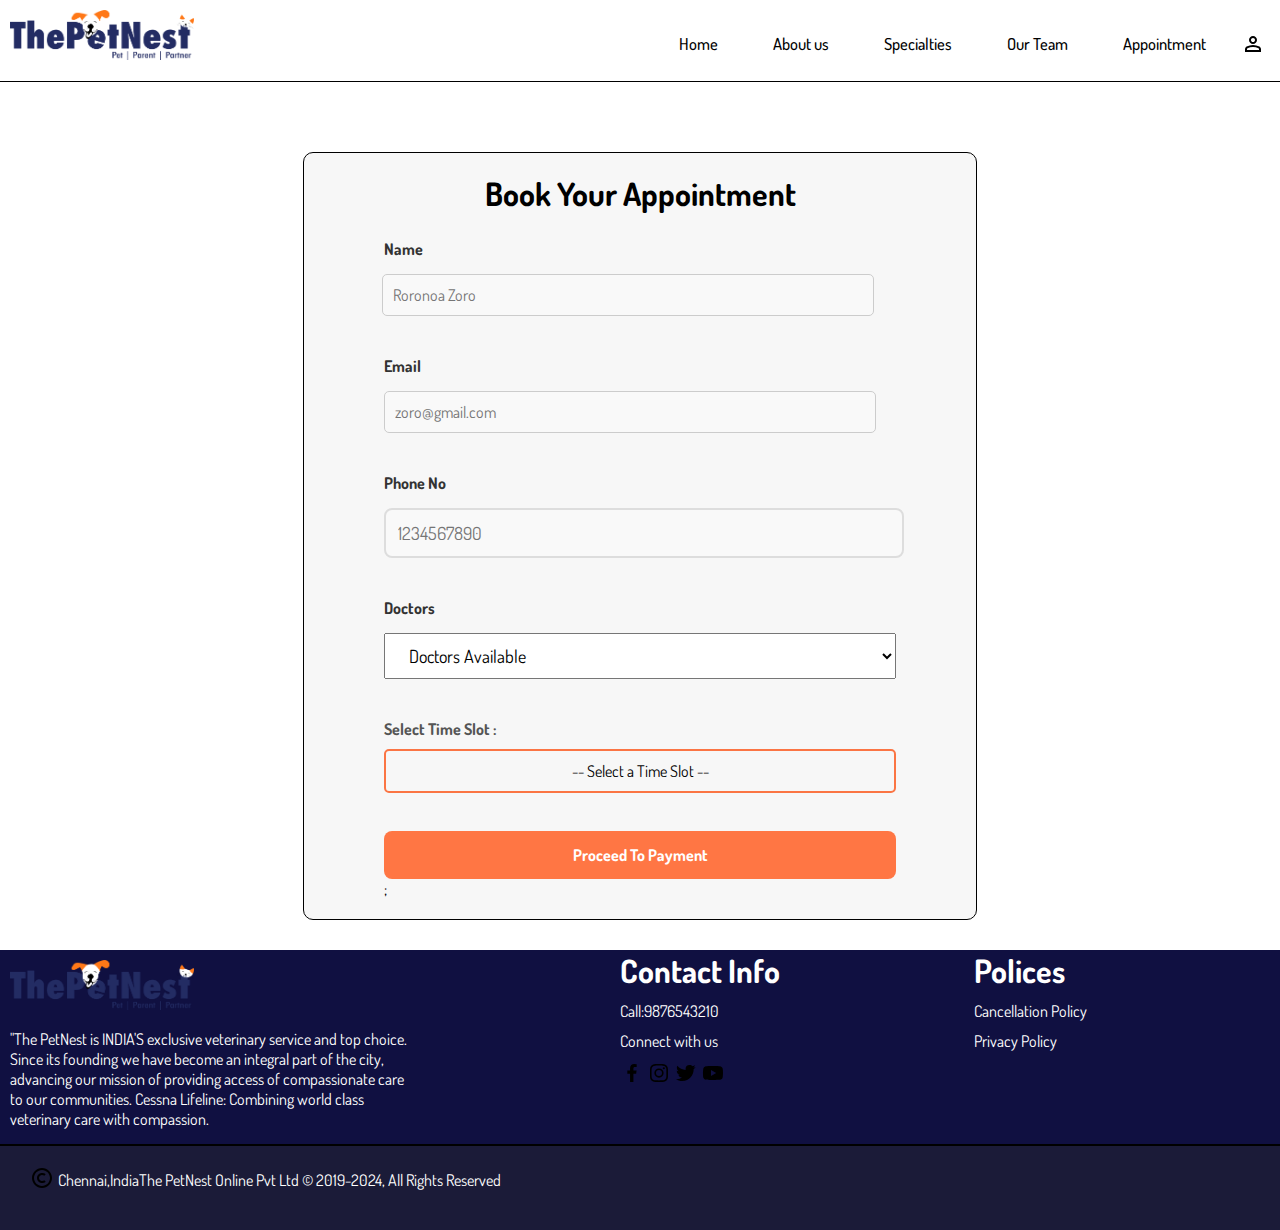
<file: book.html>
<!DOCTYPE html>
<html lang="en">
<head>
  <meta charset="UTF-8">
  <meta name="viewport" content="width=device-width, initial-scale=1.0">
  <title>Book Now</title>
  <link rel="preconnect" href="https://fonts.googleapis.com">
  <link rel="preconnect" href="https://fonts.gstatic.com" crossorigin>
  <link href="https://fonts.googleapis.com/css2?family=Dosis:wght@200..800&display=swap" rel="stylesheet">
  <link  href="icons/app-upadate-banner_TPN-app-logo.png" rel="icon">
  <link href="book.css" rel="stylesheet">

</head>
<body>

    <header class="header">
      <!--values from common files/header-footer.js-->
    </header>

  <h1 class="holiday">BOOK NOW</h1>
</div>

  <!--booking form-->
  <div class="booking-form">
      
    <div class="booking">
      <h1 class="title">Book Your Appointment</h1>

      <form id="packageForm">
          <div class="form-group">
              <label class="label" for="name">Name</label><br>
              <input type="text" id="name" placeholder="Roronoa Zoro" maxlength="19" required>
          </div>
          <div class="form-group">
            <label class="label" for="email">Email</label><br>
            <input type="email" id="email" placeholder="zoro@gmail.com" required>
        </div>
        <div class="form-group">
            <label class="label" for="phone">Phone No</label><br>
            <input type="tel" id="phone" placeholder="1234567890" maxlength="10" required>
        </div>


        <div class="form-group">
          <label class="label" for="destination">Doctors</label>
          <select id="type" class="place">
            <option value="" disabled selected>Doctors Available</option>
            <option value="Dr. Leena Dalal" >Dr. Leena Dalal</option>
            <option value="Dr. Deep Vasudeo">Dr. Deep Vasudeo</option>
            <option value="Dr Aishwarya Kulkarni">Dr Aishwarya Kulkarni</option>
            <option value="Dr Akash Barotia">Dr Akash Barotia</option>
            <option value="Dr Muskan Gumbar">Dr Muskan Gumbar</option>
            <option value="Dr Gaurav Singh" >Dr Gaurav Singh</option>
            <option value="Dr Ivanka Fernandes">Dr Ivanka Fernandes</option>
          </select>
        </div>
        <div class="input-box">
          <label for="timeslot">Select Time Slot :</label>
          <div class="dropdown" id="timeSlotDropdown">
            <div class="dropdown-selected" id="selectedTimeSlot">-- Select a Time Slot --</div>
            <div class="dropdown-options">
              <div class="dropdown-option">8:00 AM</div>
              <div class="dropdown-option">8:30 AM</div>
              <div class="dropdown-option">9:00 AM</div>
              <div class="dropdown-option">9:30 AM</div>
              <div class="dropdown-option">10:00 AM</div>
              <div class="dropdown-option">10:30 AM</div>
              <div class="dropdown-option">11:00 AM</div>
              <div class="dropdown-option">11:30 AM</div>
              <div class="dropdown-option">12:30 PM</div>
              <div class="dropdown-option">1:00 PM</div>
              <div class="dropdown-option">1:30 PM</div>
              <div class="dropdown-option">2:00 PM</div>
              <div class="dropdown-option">2:30 PM</div>
              <div class="dropdown-option">3:00 PM</div>
              <div class="dropdown-option">3:30 PM</div>
              <div class="dropdown-option">4:00 PM</div>
              <div class="dropdown-option">4:30 PM</div>
              <div class="dropdown-option">5:00 PM</div>
              <div class="dropdown-option">5:30 PM</div>
              <div class="dropdown-option">6:00 PM</div>
              <div class="dropdown-option">6:30 PM</div>
              <div class="dropdown-option">7:00 PM</div>
              <div class="dropdown-option">7:30 PM</div>
            </div>
          </div>
        </div>
      
      </form>
      <div>
        <a href="payment.html"><button class="formButton js-form-submit">Proceed To Payment</button></a>;
      </div>
  </div>
</div>


  
 
  <footer class="footer">
  </footer>
  <div class="copyright">

  </div>
  <script src="header-footer.js"></script>
  <script src="doctordetails.js"></script>
  <script src="book.js"></script>


</body>

</html>
</file>
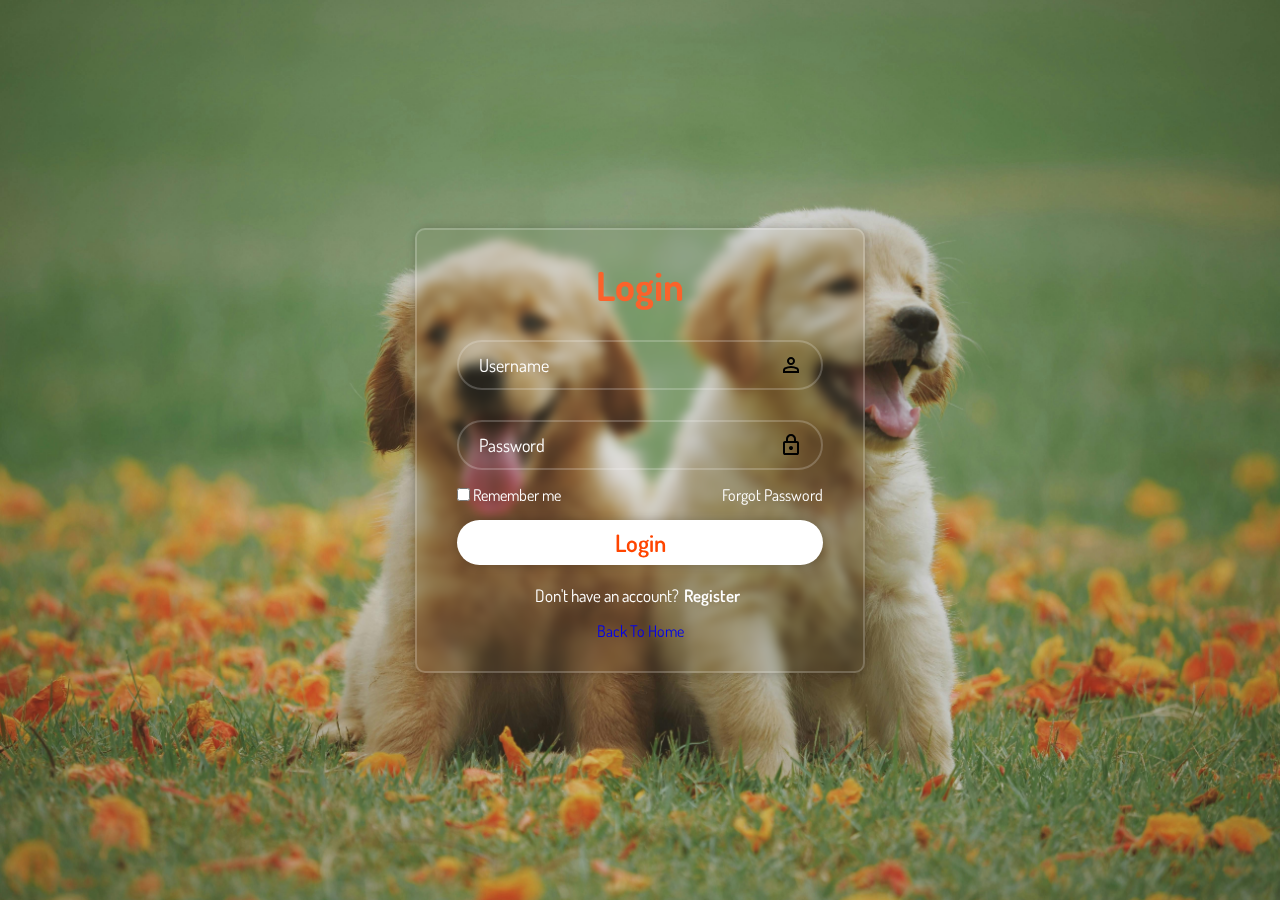
<file: login.html>
<!DOCTYPE html>
<html lang="en">
<head>
  <meta charset="UTF-8">
  <meta name="viewport" content="width=device-width, initial-scale=1.0">
  <title>Login</title>
  <link rel="preconnect" href="https://fonts.googleapis.com">
  <link rel="preconnect" href="https://fonts.gstatic.com" crossorigin>
  <link href="https://fonts.googleapis.com/css2?family=Dosis:wght@200..800&display=swap" rel="stylesheet">
  <link rel="stylesheet" href="login.css">
</head>
<body>
  <div class="whole">
    <form>
      <h1>Login</h1>
      <div class="inputbox">
        <input type="text" placeholder="Username" required>
        <svg xmlns="http://www.w3.org/2000/svg" height="24px" viewBox="0 -960 960 960" width="24px" fill="#000000"><path d="M480-480q-66 0-113-47t-47-113q0-66 47-113t113-47q66 0 113 47t47 113q0 66-47 113t-113 47ZM160-160v-112q0-34 17.5-62.5T224-378q62-31 126-46.5T480-440q66 0 130 15.5T736-378q29 15 46.5 43.5T800-272v112H160Zm80-80h480v-32q0-11-5.5-20T700-306q-54-27-109-40.5T480-360q-56 0-111 13.5T260-306q-9 5-14.5 14t-5.5 20v32Zm240-320q33 0 56.5-23.5T560-640q0-33-23.5-56.5T480-720q-33 0-56.5 23.5T400-640q0 33 23.5 56.5T480-560Zm0-80Zm0 400Z"/></svg>
      </div>
      <div class="inputbox">
        <input type="password" placeholder="Password" required>
        <svg xmlns="http://www.w3.org/2000/svg" height="24px" viewBox="0 -960 960 960" width="24px" fill="#000000"><path d="M240-80q-33 0-56.5-23.5T160-160v-400q0-33 23.5-56.5T240-640h40v-80q0-83 58.5-141.5T480-920q83 0 141.5 58.5T680-720v80h40q33 0 56.5 23.5T800-560v400q0 33-23.5 56.5T720-80H240Zm0-80h480v-400H240v400Zm240-120q33 0 56.5-23.5T560-360q0-33-23.5-56.5T480-440q-33 0-56.5 23.5T400-360q0 33 23.5 56.5T480-280ZM360-640h240v-80q0-50-35-85t-85-35q-50 0-85 35t-35 85v80ZM240-160v-400 400Z"/></svg>
      </div>
      <div class="remember-forget">
        <label><input type="checkbox">Remember me</label>
        <a href="#">Forgot Password</a>
      </div>
      <a href="index.html">
        <button class="btn">Login</button>
      </a>
      <div class="register">
        <p>Don't have an account?<a href="register.html">Register</a></p>
      </div>
    </form>
    <a class="home" href="index.html">
      <p>Back To Home</p>
    </a>
  </div>
</body>
</html>
</file>
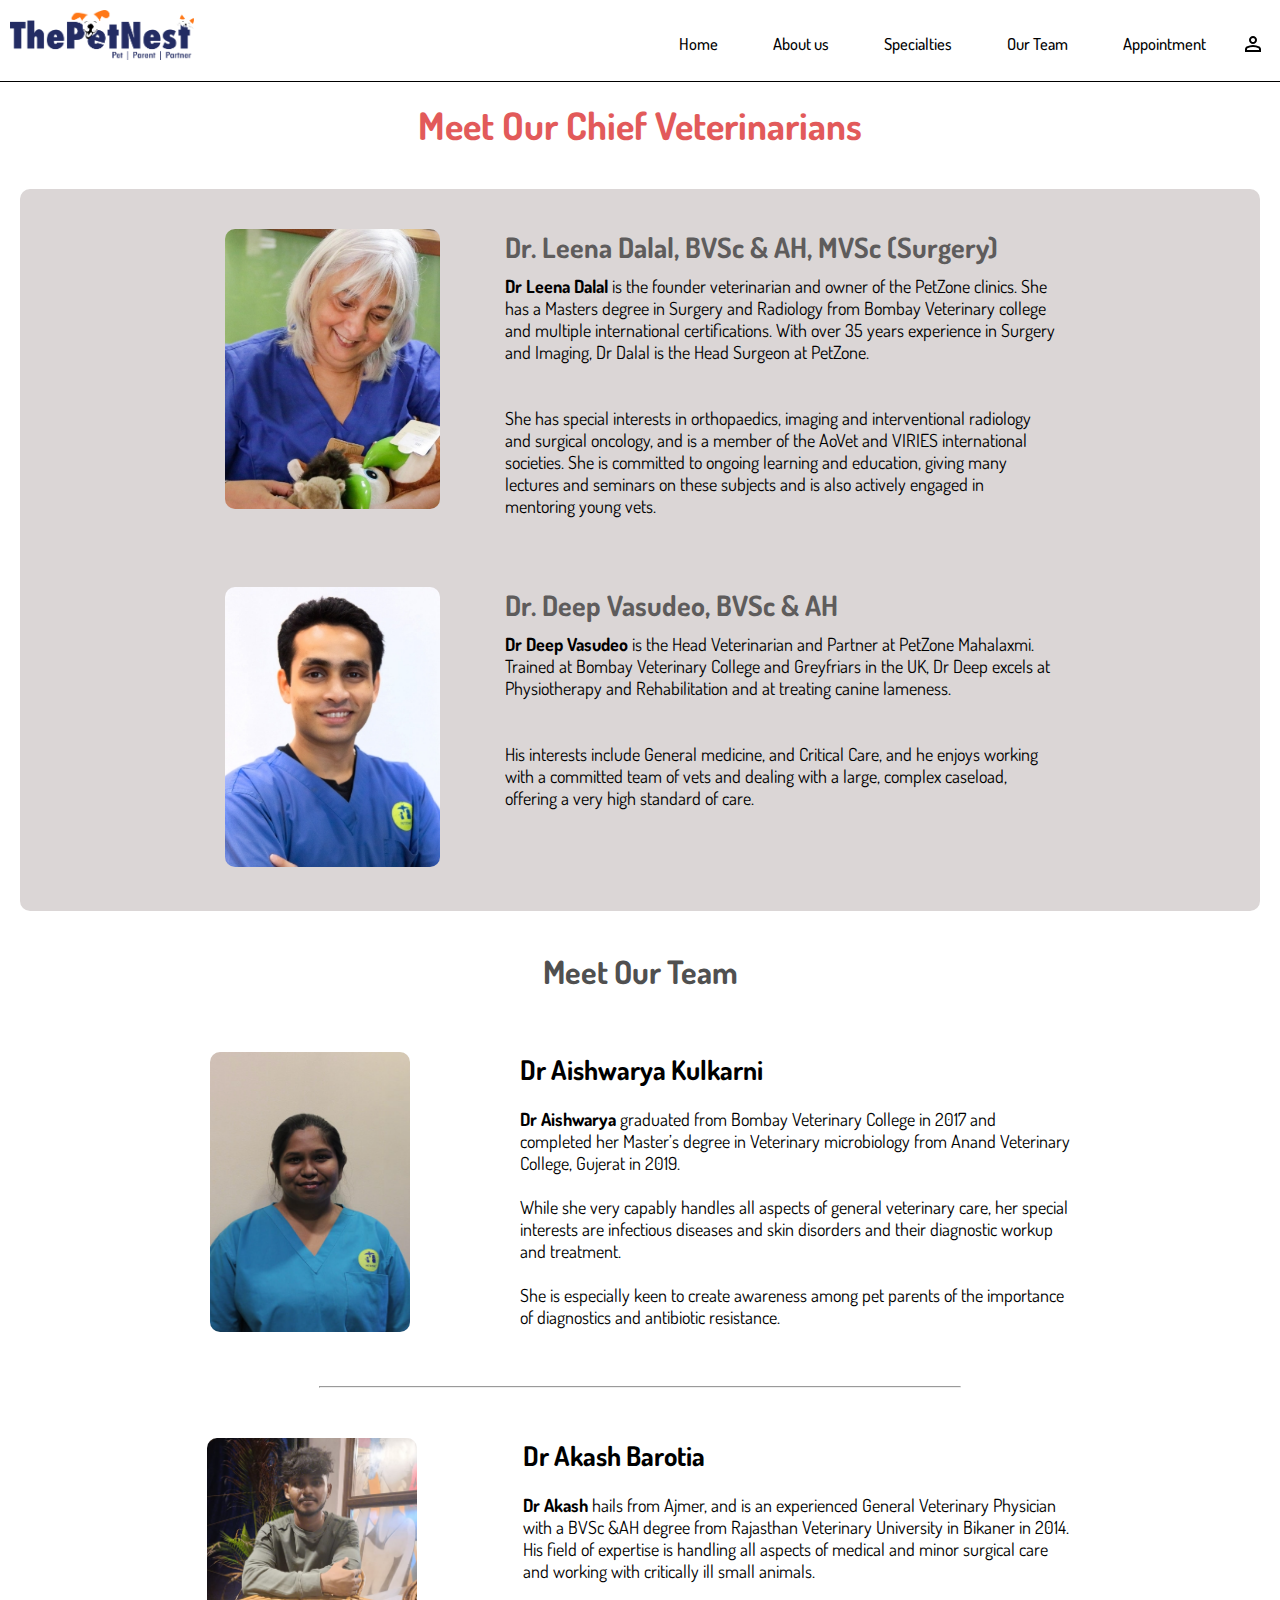
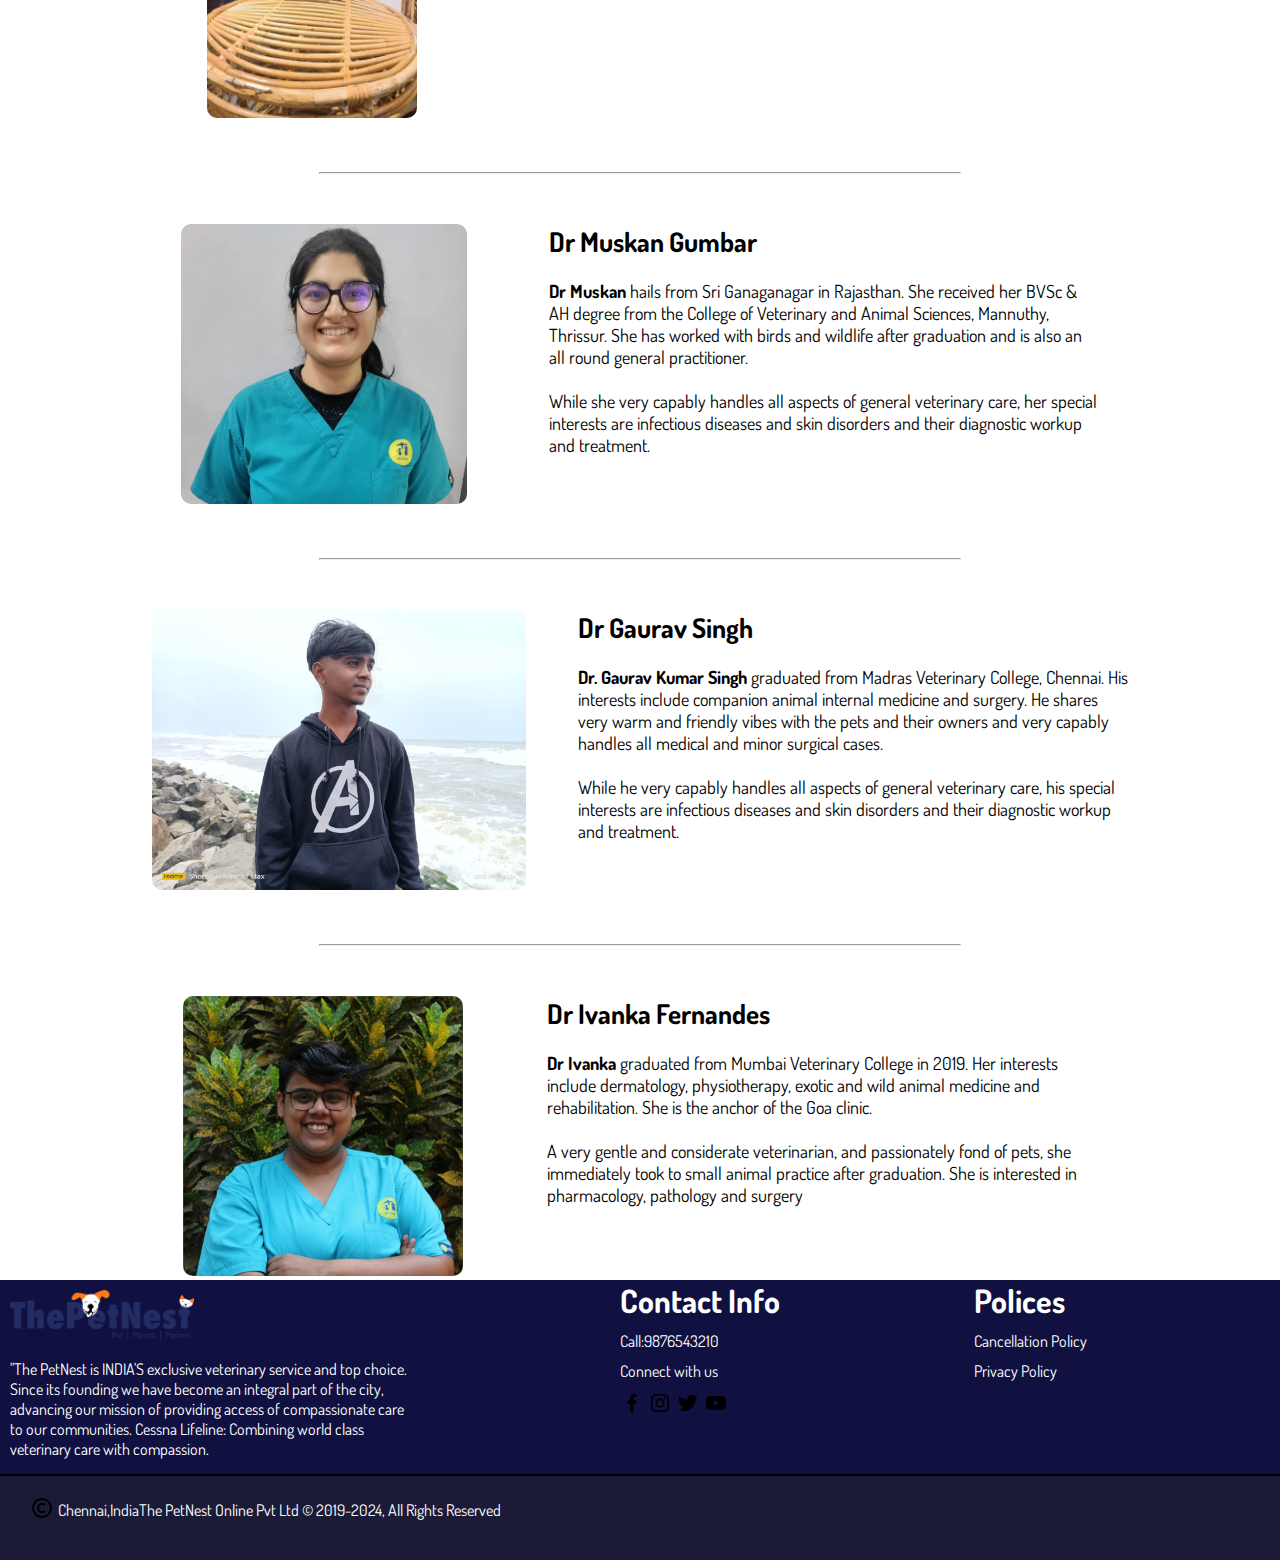
<file: our-team.html>
<!DOCTYPE html>
<html lang="en">
<head>
  <meta charset="UTF-8">
  <meta name="viewport" content="width=device-width, initial-scale=1.0">
  <link  href="icons/app-upadate-banner_TPN-app-logo.png" rel="icon">
  <link rel="preconnect" href="https://fonts.googleapis.com">
  <link rel="preconnect" href="https://fonts.gstatic.com" crossorigin>
  <link href="https://fonts.googleapis.com/css2?family=Dosis:wght@200..800&display=swap" rel="stylesheet">
  <link rel="stylesheet" href="our-team.css">
  <title>Our Team</title>
</head>
<body>
  <div class="header">
    
  </div>
  <div class="account" onmouseenter=showSidebar() onmouseleave=hideSidebar()>
    <a href="login.html"><button class="sign-in-btn">Sign in</button></a>
    <p>Don't have an account?<a href="register.html">Register</a> </p>
  </div>
  <div>
    <h1 class="sub-heading">Meet Our Chief Veterinarians</h1>
  </div>
  <div class="chief">
    <div class="chief-list">
      <div>
        <img class="image" src="icons/cheif-1.webp">
      </div>
      <div class="chief-description">
        <h1>Dr. Leena Dalal, BVSc & AH, MVSc (Surgery)</h1>
        <p><b>Dr Leena Dalal</b> is the founder veterinarian and owner of the  PetZone clinics. She has a Masters degree in Surgery and Radiology from Bombay Veterinary college and multiple international certifications. With over 35 years  experience in Surgery and Imaging, Dr Dalal is the Head Surgeon at PetZone.  </p><br><br>
        <p>She has special interests in orthopaedics, imaging and interventional radiology and surgical oncology, and is a member of the AoVet and VIRIES international societies. She is committed to ongoing learning and education, giving many lectures and seminars on these subjects and is also actively engaged in mentoring young vets.</p>
      </div>
    </div>
    <div class="chief-list">
      <div>
        <img class="image" src="icons/cheif-2.webp">
      </div>
      <div class="chief-description">
        <h1>Dr. Deep Vasudeo, BVSc & AH</h1>
        <p><b>Dr Deep Vasudeo </b>is the Head Veterinarian and Partner at PetZone Mahalaxmi. Trained at Bombay Veterinary College and Greyfriars in the UK, Dr Deep excels at Physiotherapy and Rehabilitation and at treating canine lameness.</p><br><br>
        <p>His interests include General medicine, and Critical Care, and he enjoys working with a committed team of vets and dealing with a large, complex caseload, offering a very high standard of care.</p>
      </div>
    </div>
  </div>
  <div class="team">
    <h1 class="heading"> Meet Our Team</h1>
    <div class="team-list">
      <div>
        <img class="image" src="icons/team-1.webp">
      </div>
      <div class="chief-description">
        <h2>Dr Aishwarya Kulkarni</h2><br>
        <p><b>Dr Aishwarya</b> graduated from Bombay Veterinary College in 2017 and completed her Master’s degree in Veterinary microbiology from Anand Veterinary College, Gujerat in 2019. </p><br>
        <p>While she very capably handles all aspects of general veterinary care, her special interests are infectious diseases and skin disorders and their diagnostic workup and treatment. </p><br>
        <p>She is especially keen to create awareness among pet parents of the importance of diagnostics and antibiotic resistance.</p>
      </div>
    </div>
    <hr style="width: 50%; align-self: center;">
    <div class="team-list">
      <div>
        <img class="image" src="icons/team-2.jpg">
      </div>
      <div class="chief-description">
        <h2>Dr Akash Barotia</h2><br>
        <p><b>Dr Akash</b> hails from Ajmer, and  is an experienced General Veterinary Physician with a  BVSc &AH degree from Rajasthan Veterinary University in Bikaner in 2014. His field of expertise is handling all aspects of medical and minor surgical care and working with critically ill small animals. </p><br>
      </div>
    </div>
    <hr style="width: 50%; align-self: center;">
    <div class="team-list">
      <div>
        <img class="image" src="icons/team-3.webp">
      </div>
      <div class="chief-description">
        <h2>Dr Muskan Gumbar</h2><br>
        <p><b>Dr Muskan</b> hails from Sri Ganaganagar in Rajasthan. She received her BVSc & AH degree from the College of Veterinary and Animal Sciences, Mannuthy, Thrissur. She has worked with birds and wildlife after graduation and is also an all round general practitioner.</p><br>
        <p>While she very capably handles all aspects of general veterinary care, her special interests are infectious diseases and skin disorders and their diagnostic workup and treatment. </p><br>
      </div>
    </div>
    <hr style="width: 50%; align-self: center;">
    <div class="team-list">
      <div>
        <img class="image" src="icons/team-4.jpg">
      </div>
      <div class="chief-description">
        <h2>Dr Gaurav Singh</h2><br>
        <p><b>Dr. Gaurav Kumar Singh </b>graduated from Madras Veterinary College, Chennai. His interests include companion animal internal medicine and surgery. He shares very warm and friendly vibes with the pets and their owners and very capably handles all medical and minor surgical cases.</p><br>
        <p>While he very capably handles all aspects of general veterinary care, his special interests are infectious diseases and skin disorders and their diagnostic workup and treatment. </p><br>
      </div>
    </div>
    <hr style="width: 50%; align-self: center;">
    <div class="team-list">
      <div>
        <img class="image" src="icons/team-5.webp">
      </div>
      <div class="chief-description">
        <h2>Dr Ivanka Fernandes</h2><br>
        <p><b>Dr Ivanka </b> graduated from Mumbai Veterinary College in 2019. Her interests include dermatology, physiotherapy, exotic and wild animal medicine and rehabilitation. She is the anchor of the Goa clinic. </p><br>
        <p>A very gentle and considerate veterinarian, and passionately fond of pets, she immediately took to small animal practice after graduation. She is interested in pharmacology, pathology and surgery </p><br>
      </div>
    </div>
  </div>
  <div class="footer">
    
  </div>
  <div class="copyright">

  </div>
  <script>
    function showSidebar(){
      const account = document.querySelector('.account')
      account.style.display = 'flex'
    }
    function hideSidebar(){
      const account = document.querySelector('.account')
      account.style.display = 'none'
    }
  </script>
  <script src="header-footer.js"></script>
</body>
</html>
</file>
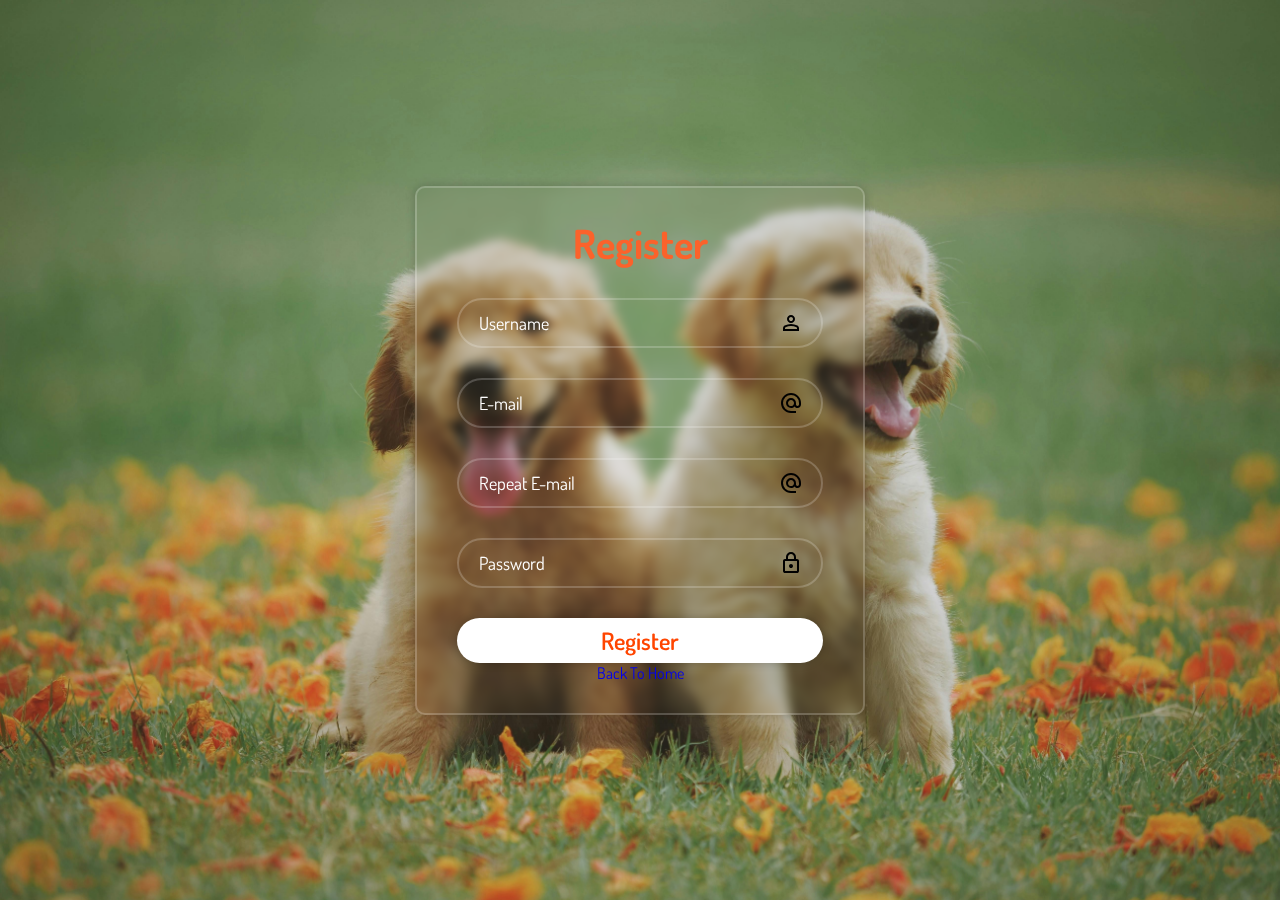
<file: register.html>
<!DOCTYPE html>
<html lang="en">
<head>
  <meta charset="UTF-8">
  <meta name="viewport" content="width=device-width, initial-scale=1.0">
  <title>Register</title>
  <link rel="preconnect" href="https://fonts.googleapis.com">
  <link rel="preconnect" href="https://fonts.gstatic.com" crossorigin>
  <link href="https://fonts.googleapis.com/css2?family=Dosis:wght@200..800&display=swap" rel="stylesheet">
  <link rel="stylesheet" href="login.css">
</head>
<body>
  <div class="whole">
    <form>
      <h1>Register</h1>
      <div class="inputbox">
        <input type="text" placeholder="Username" required>
        <svg xmlns="http://www.w3.org/2000/svg" height="24px" viewBox="0 -960 960 960" width="24px" fill="#000000"><path d="M480-480q-66 0-113-47t-47-113q0-66 47-113t113-47q66 0 113 47t47 113q0 66-47 113t-113 47ZM160-160v-112q0-34 17.5-62.5T224-378q62-31 126-46.5T480-440q66 0 130 15.5T736-378q29 15 46.5 43.5T800-272v112H160Zm80-80h480v-32q0-11-5.5-20T700-306q-54-27-109-40.5T480-360q-56 0-111 13.5T260-306q-9 5-14.5 14t-5.5 20v32Zm240-320q33 0 56.5-23.5T560-640q0-33-23.5-56.5T480-720q-33 0-56.5 23.5T400-640q0 33 23.5 56.5T480-560Zm0-80Zm0 400Z"/></svg>
      </div>
      <div class="inputbox">
        <input type="email" placeholder="E-mail" required>
        <svg xmlns="http://www.w3.org/2000/svg" height="24px" viewBox="0 -960 960 960" width="24px" fill="#000000"><path d="M480-80q-83 0-156-31.5T197-197q-54-54-85.5-127T80-480q0-83 31.5-156T197-763q54-54 127-85.5T480-880q83 0 156 31.5T763-763q54 54 85.5 127T880-480v58q0 59-40.5 100.5T740-280q-35 0-66-15t-52-43q-29 29-65.5 43.5T480-280q-83 0-141.5-58.5T280-480q0-83 58.5-141.5T480-680q83 0 141.5 58.5T680-480v58q0 26 17 44t43 18q26 0 43-18t17-44v-58q0-134-93-227t-227-93q-134 0-227 93t-93 227q0 134 93 227t227 93h200v80H480Zm0-280q50 0 85-35t35-85q0-50-35-85t-85-35q-50 0-85 35t-35 85q0 50 35 85t85 35Z"/></svg>
      </div>
      <div class="inputbox">
        <input type="email" placeholder="Repeat E-mail" required>
        <svg xmlns="http://www.w3.org/2000/svg" height="24px" viewBox="0 -960 960 960" width="24px" fill="#000000"><path d="M480-80q-83 0-156-31.5T197-197q-54-54-85.5-127T80-480q0-83 31.5-156T197-763q54-54 127-85.5T480-880q83 0 156 31.5T763-763q54 54 85.5 127T880-480v58q0 59-40.5 100.5T740-280q-35 0-66-15t-52-43q-29 29-65.5 43.5T480-280q-83 0-141.5-58.5T280-480q0-83 58.5-141.5T480-680q83 0 141.5 58.5T680-480v58q0 26 17 44t43 18q26 0 43-18t17-44v-58q0-134-93-227t-227-93q-134 0-227 93t-93 227q0 134 93 227t227 93h200v80H480Zm0-280q50 0 85-35t35-85q0-50-35-85t-85-35q-50 0-85 35t-35 85q0 50 35 85t85 35Z"/></svg>
      </div>
      <div class="inputbox">
        <input type="password" placeholder="Password" required>
        <svg xmlns="http://www.w3.org/2000/svg" height="24px" viewBox="0 -960 960 960" width="24px" fill="#000000"><path d="M240-80q-33 0-56.5-23.5T160-160v-400q0-33 23.5-56.5T240-640h40v-80q0-83 58.5-141.5T480-920q83 0 141.5 58.5T680-720v80h40q33 0 56.5 23.5T800-560v400q0 33-23.5 56.5T720-80H240Zm0-80h480v-400H240v400Zm240-120q33 0 56.5-23.5T560-360q0-33-23.5-56.5T480-440q-33 0-56.5 23.5T400-360q0 33 23.5 56.5T480-280ZM360-640h240v-80q0-50-35-85t-85-35q-50 0-85 35t-35 85v80ZM240-160v-400 400Z"/></svg>
      </div>
      <button type="submit" class="btn">Register</button>
    </form>
    <a class="home" href="index.html">
      <p>Back To Home</p>
    </a>
  </div>
</body>
</html>
</file>
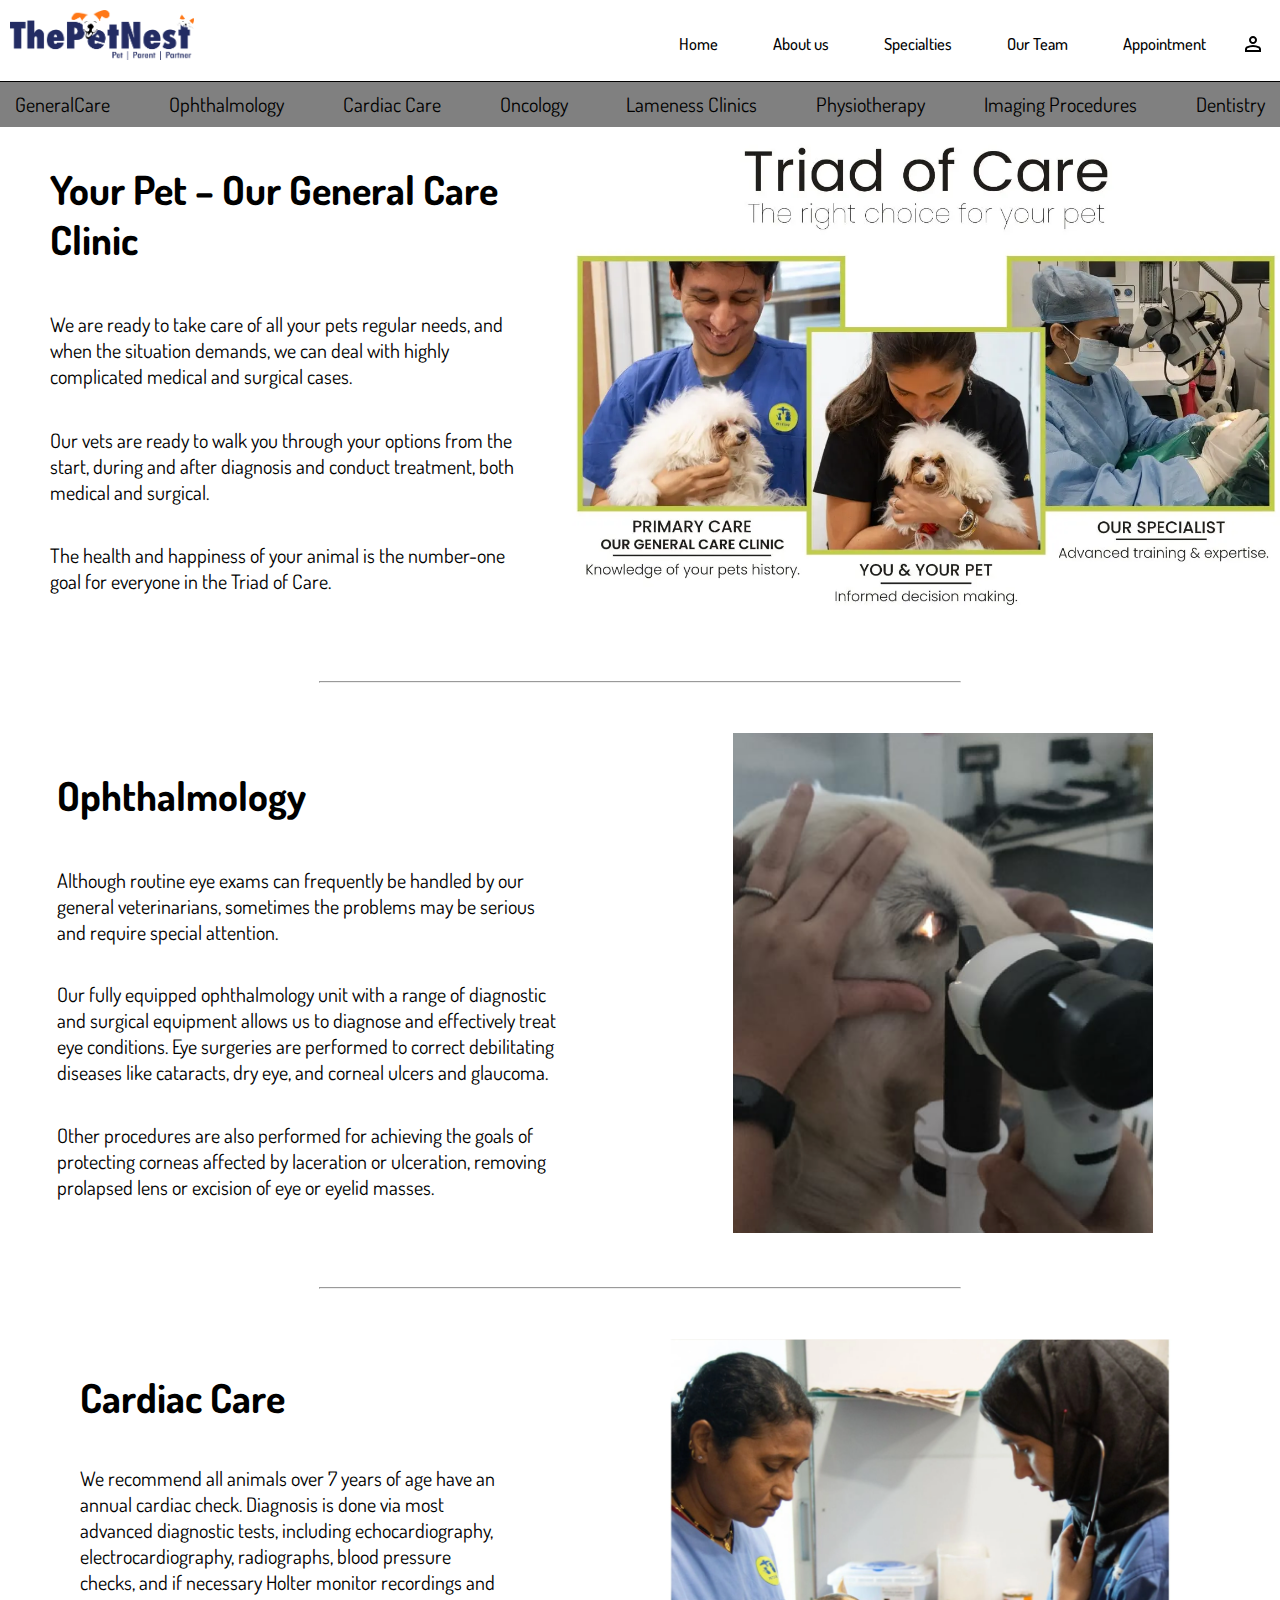
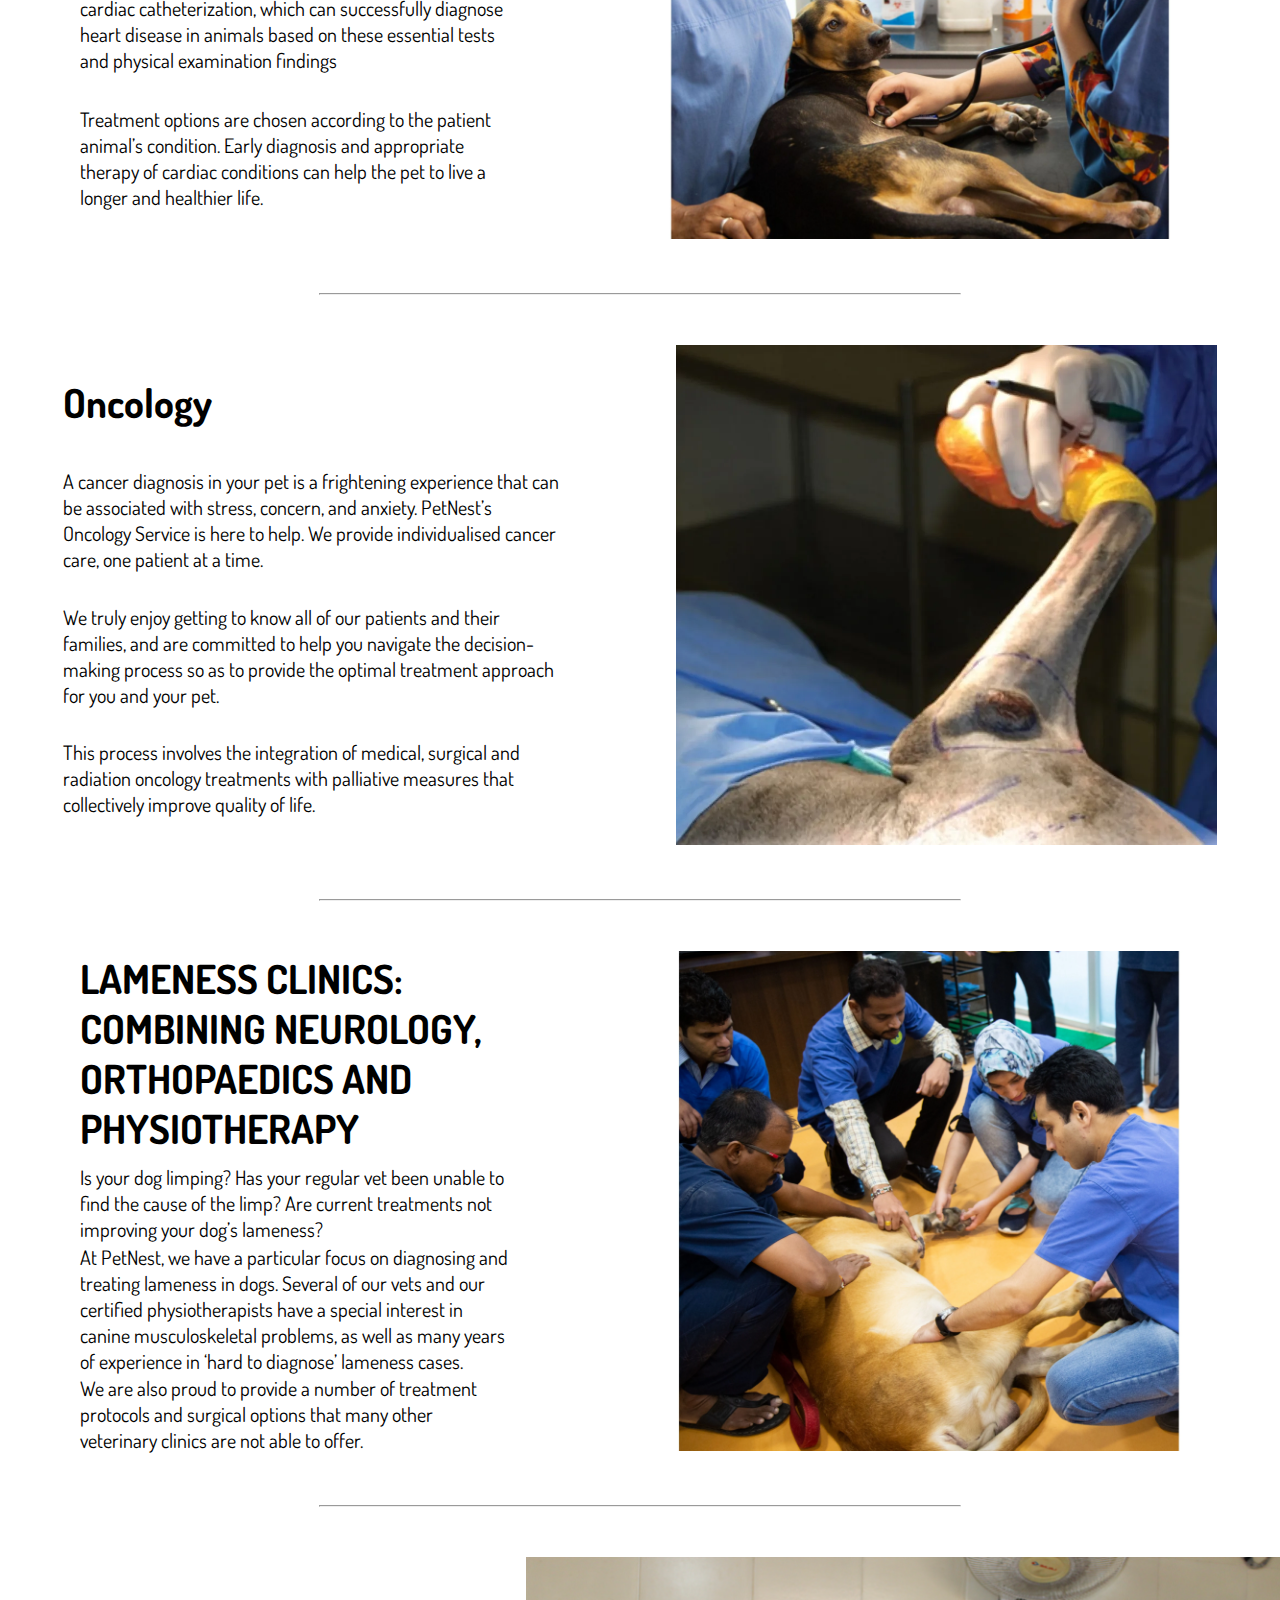
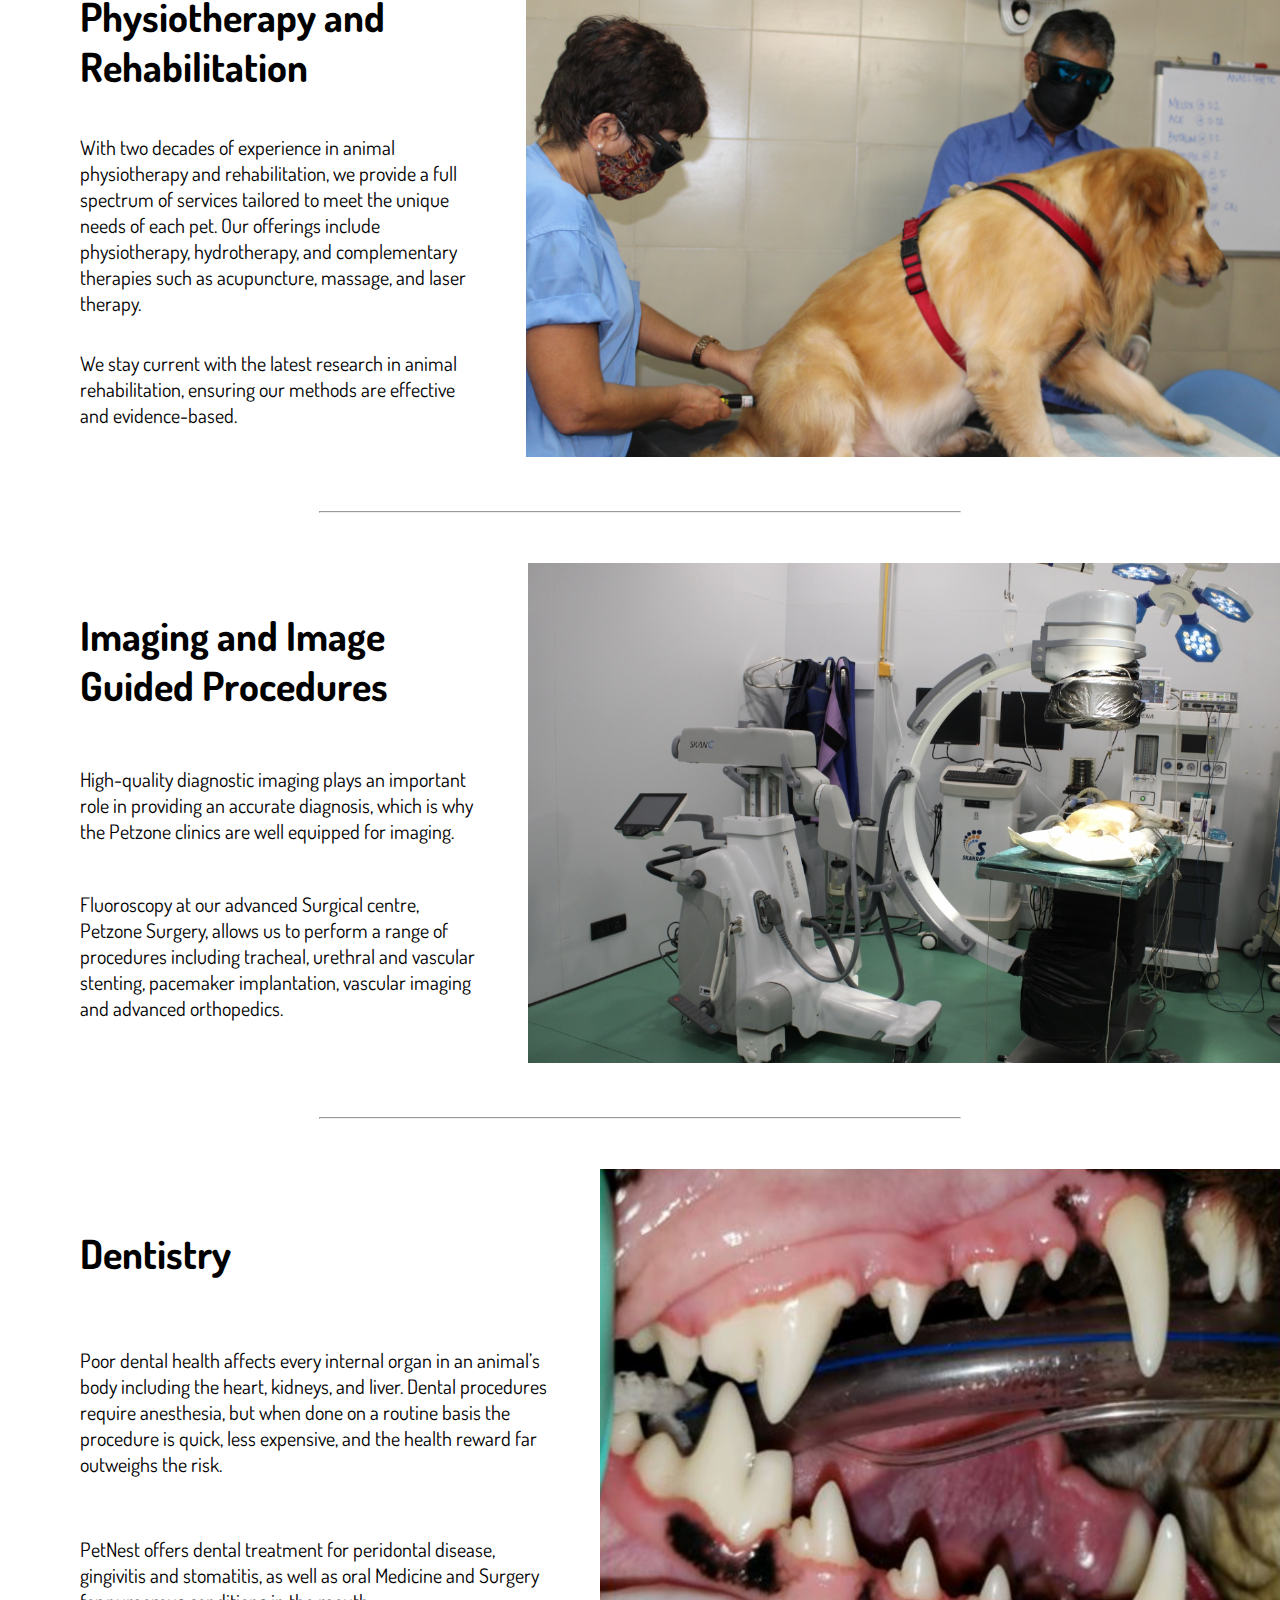
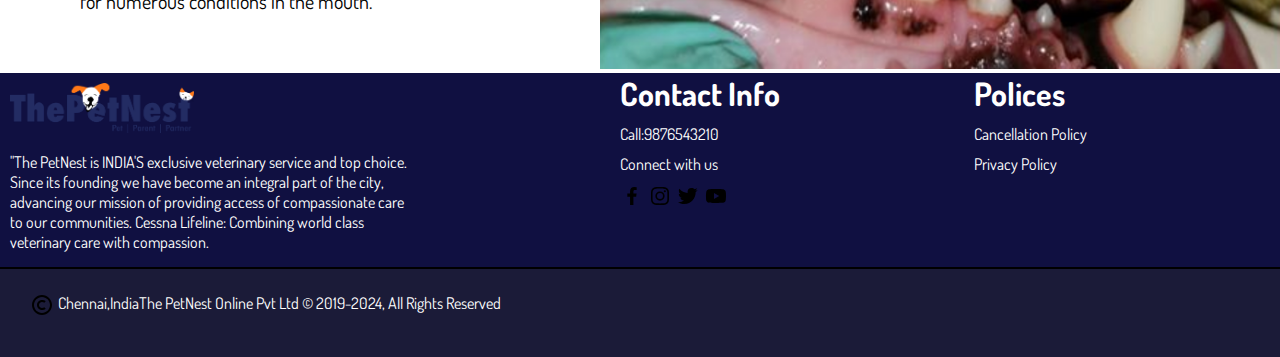
<file: specialties.html>
<!DOCTYPE html>
<html lang="en">
<head>
  <meta charset="UTF-8">
  <meta name="viewport" content="width=device-width, initial-scale=1.0">
  <link rel="preconnect" href="https://fonts.googleapis.com">
  <link rel="preconnect" href="https://fonts.gstatic.com" crossorigin>
  <link href="https://fonts.googleapis.com/css2?family=Dosis:wght@200..800&display=swap" rel="stylesheet">
  <link  href="icons/app-upadate-banner_TPN-app-logo.png" rel="icon">
  <link rel="stylesheet" href="specialties.css">
  <title>Specialties</title>
</head>
<body>
  <div class="header">
    
  </div>
  <div class="account" onmouseenter=showSidebar() onmouseleave=hideSidebar()>
    <a href="login.html"><button class="sign-in-btn">Sign in</button></a>
    <p>Don't have an account?<a href="register.html">Register</a> </p>
  </div>
  <div class="sidebar">
    <a href="#content-a"> 
      <button >GeneralCare</button>
    </a>
    <a href="#content-b">
      <button>Ophthalmology</button>
    </a>
    <a href="#content-c">
      <button>Cardiac Care</button>
    </a>
    <a href="#content-d">
      <button>Oncology</button>
    </a>
    <a href="#content-e">
      <button>Lameness Clinics</button>
    </a>
    <a href="#content-f">
      <button>Physiotherapy</button>
    </a>
    <a href="#content-g">
      <button>Imaging Procedures</button>
    </a>
    <a href="#content-h">
      <button>Dentistry</button>
    </a>
  </div>
  <div class="main">
    <div id="content-a">
      <div class="description">
        <h1>Your Pet – Our General Care Clinic</h1>
        <p>We are ready to take care of all your pets regular needs, and when the situation demands, we can deal with highly complicated medical and surgical cases. </p>
        <p>Our vets are ready to walk you through your options from the start, during and after diagnosis and conduct treatment, both medical and surgical. </p>
        <p>The health and happiness of your animal is the number-one goal for everyone in the Triad of Care.</p>
      </div>
      <div>
        <img class="image" src="icons/special-1.webp">
      </div>
    </div>
    <hr style="width: 50%; align-self: center;">
    <div id="content-b">
      <div class="description">
        <h1>Ophthalmology</h1>
        <p>Although routine eye exams can frequently be handled by our general veterinarians, sometimes the problems may be serious and require special attention. </p>
        <p>Our fully equipped ophthalmology unit with a range of diagnostic and surgical equipment allows us to diagnose and effectively treat eye conditions. Eye surgeries are performed to correct debilitating diseases like cataracts, dry eye, and corneal ulcers and glaucoma. </p>
        <p>Other procedures are also performed for achieving the goals of protecting corneas affected by laceration or ulceration, removing prolapsed lens or excision of eye or eyelid masses.</p>
      </div>
      <div>
        <img class="image" src="icons/special-2.webp">
      </div>
    </div>
    <hr style="width: 50%; align-self: center;">
    <div id="content-c">
      <div class="description">
        <h1>Cardiac Care</h1>
        <p>We recommend all animals over 7 years of age have an annual cardiac check. Diagnosis is done via most advanced diagnostic tests, including echocardiography, electrocardiography, radiographs, blood pressure checks, and if necessary Holter monitor recordings and cardiac catheterization, which can successfully diagnose heart disease in animals based on these essential tests and physical examination findings </p>
        <p>Treatment options are chosen according to the patient animal’s condition. Early diagnosis and appropriate therapy of cardiac conditions can help the pet to live a longer and healthier life.</p>
      </div>
      <div>
        <img class="image" src="icons/special-3.webp">
      </div>
    </div>
    <hr style="width: 50%; align-self: center;">
    <div id="content-d">
      <div class="description">
        <h1>Oncology</h1>
        <p>A cancer diagnosis in your pet is a frightening experience that can be associated with stress, concern, and anxiety. PetNest’s Oncology Service is here to help. We provide individualised cancer care, one patient at a time. </p>
        <p>We truly enjoy getting to know all of our patients and their families, and are committed to help you navigate the decision-making process so as to provide the optimal treatment approach for you and your pet.  </p>
        <p>This process involves the integration of medical, surgical and radiation oncology treatments with palliative measures that collectively improve quality of life.</p>
      </div>
      <div>
        <img class="image" src="icons/special-4.webp">
      </div>
    </div>
    <hr style="width: 50%; align-self: center;">
    <div id="content-e">
      <div class="description">
        <h1>LAMENESS CLINICS: COMBINING NEUROLOGY, ORTHOPAEDICS AND PHYSIOTHERAPY</h1>
        <p>Is your dog limping? Has your regular vet been unable to find the cause of the limp? Are current treatments not improving your dog’s lameness? </p>
        <p>At PetNest, we have a particular focus on diagnosing and treating lameness in dogs. Several of our vets and our certified physiotherapists have a special interest in canine musculoskeletal problems, as well as many years of experience in ‘hard to diagnose’ lameness cases.</p>
        <p> We are also proud to provide a number of treatment protocols and surgical options that many other veterinary clinics are not able to offer.</p>
      </div>
      <div>
        <img class="image" src="icons/special-5.webp">
      </div>
    </div>
    <hr style="width: 50%; align-self: center;">
    <div id="content-f">
      <div class="description">
        <h1>Physiotherapy and Rehabilitation</h1>
        <p>With two decades of experience in animal physiotherapy and rehabilitation, we provide a full spectrum of services tailored to meet the unique needs of each pet. Our offerings include physiotherapy, hydrotherapy, and complementary therapies such as acupuncture, massage, and laser therapy. </p>
        <p>We stay current with the latest research in animal rehabilitation, ensuring our methods are effective and evidence-based.</p>
      </div>
      <div>
        <img class="image" src="icons/special-6.webp">
      </div>
    </div>
    <hr style="width: 50%; align-self: center;">
    <div id="content-g">
      <div class="description">
        <h1>Imaging and Image Guided Procedures</h1>
        <p>High-quality diagnostic imaging plays an important role in providing an accurate diagnosis, which is why the Petzone clinics are well equipped for imaging. </p>
        <p>Fluoroscopy at our advanced Surgical centre, Petzone Surgery, allows us to perform a range of procedures including tracheal, urethral and vascular stenting, pacemaker implantation, vascular imaging and advanced orthopedics.</p>
      </div>
      <div>
        <img class="image" src="icons/special-7.webp">
      </div>
    </div>
    <hr style="width: 50%; align-self: center;">
    <div id="content-h">
      <div class="description">
        <h1>Dentistry</h1>
        <p>Poor dental health affects every internal organ in an animal’s body including the heart, kidneys, and liver. Dental procedures require anesthesia, but when done on a routine basis the procedure is quick, less expensive, and the health reward far outweighs the risk. </p>
        <p> PetNest offers dental treatment for peridontal disease, gingivitis and stomatitis, as well as oral Medicine and Surgery for numerous conditions in the mouth.</p>
      </div>
      <div>
        <img class="image" src="icons/special-8.webp">
      </div>
    </div>
  </div>
  </div>
  <div class="footer">
    
  </div>
  <div class="copyright">

  </div>
  <script>
    function showSidebar(){
      const account = document.querySelector('.account')
      account.style.display = 'flex'
    }
    function hideSidebar(){
      const account = document.querySelector('.account')
      account.style.display = 'none'
    }
  </script>
  <script src="header-footer.js"></script>
</body>
</html>
</file>
<file: index.css>
*{
  padding: 0;
  margin: 0;
}

body{
  margin-top: 81px;
}

.logo{
  height: 50px;
  margin-top: 10px;
  margin-left: 10px;
}

.header{
  display: flex;
  justify-content: space-between;
  border-bottom: 1px black solid;
  padding-bottom: 5px;
  position: fixed;
  width: 100%;
  top: 0;
  background-color: white;
}

.menu{
  display: flex;
}

.menu button{
  font-size: 16.5px;
  font-weight: 500;
  margin: 18px 15px 7px 0px;
  font-family: "Dosis", sans-serif;
  border: none;
  background-color: white;
  cursor: pointer;
  border-radius:30px ;
  padding: 15px 20px ;
}

.menu svg{
  margin: 32px 15px 7px 0px;
}

.nav-home{
  color: rgb(250, 132, 41);
}

.menu button:hover{
  color: rgb(250, 132, 41);
}

.menu li{
  list-style-type: none;
}

.account{
  font-family: "Dosis", sans-serif;
  display: none;
  flex-direction: column;
  width: 250px;
  height: 140px;
  position: fixed;
  background-color: white;
  right: 0;
  align-items: center;
  justify-content: space-evenly;
  border-radius: 10px;
  background-color: white;
}

.sign-in-btn{
  padding: 12px 20px;
  border-radius: 30px;
  font-family: "Dosis", sans-serif;
  border: none;
  background-color: rgb(255, 118, 68);
  cursor: pointer;
  width: fit-content;
  align-items: center;
  border: 2px solid rgba(0, 0, 0, .2);
  font-size: 17px;
  transition: padding 0.5s ;
}

.sign-in-btn:hover{
  padding:15px 22px ;
  color: black;
}

.account p a{
  margin: 0 3px;
  margin-top: -20px;
  text-decoration: none;
}

.account p a:hover{
  cursor: pointer;
  text-decoration: underline;
}

.background-image{
  height: 700px;
  width: 100%;
}

.main{
  display: flex;
  flex-direction: column;
  text-align: center;
  background-image: url(icons/pexels-snapwire-46024.jpg);
  height:450px ;
}

.main h1{
  padding-top: 200px;
  font-family:"Dosis", sans-serif;
  color:rgb(244, 92, 37);
}

.main p{
  font-family:"Dosis", sans-serif;
  color: rgb(4, 22, 1);
  font-weight: 700;
}

.btn{
  font-weight: 500;
  margin-top: 20px;
  padding-top: 20px;
  padding-bottom: 20px;
  padding-left: 20px;
  padding-right: 15px;
  border-radius: 40px;
  font-family:"Dosis", sans-serif;
  font-size: 15px;
  border-style: none;
  background-color: rgb(222, 61, 12);
  cursor: pointer;
  align-self: center;
  transition: font-size 0.4s;
}

.btn:hover{
  background-color:rgb(194, 70, 32);
  font-size: 17px;
}

.online-head h1{
  color: rgb(54, 54, 54);
  text-align: center;
  margin-top: 30px;
}

.online{
  display: flex;
  justify-content: center;
}

.image{
  height: 500px;
  margin-left: -90px;
}

.image-container{
  margin-right: 70px;
  margin-top: 30px;
}

.description{
  display: flex;
  flex-direction: column;
}

.description1{
  display: flex;
  font-family:"Dosis", sans-serif;
  vertical-align: top;
  margin-top: 80px;
}

.description2{
  padding-left: 20px;
}

.description2 h2{
  color: rgb(68, 68, 68);
}

.description2 p{
  color: rgb(105, 102, 102);
}

.about-us{
  display: flex;
  margin-left: 30px;
  margin-right: 30px;
  justify-content: space-between;
  margin-top: 50px;
}

.about-description h1{
  margin-top: 60px;
  color: black;
}

.about-description{
  text-align: left;
  font-family:"Dosis", sans-serif;
  width: 570px;
  margin-left: 50px;
  font-weight: 500;
  margin-left: 130px;
  font-size: 18px;
}

.about-description button{
  margin-top: 30px;
  font-family:"Dosis", sans-serif;
  padding-left: 13px;
  padding-right: 10px;
  padding-top: 10px;
  padding-bottom: 11px;
  font-size: 15px;
  border: none;
  border-radius: 20px;
  font-weight: 500;
  background-color: rgb(227, 117, 20);
  cursor: pointer;
}

.about-image{
  height: 350px;
  margin-top: 30px;
  margin-right: 100px;
}

.footer{
  display: flex;
  background-color: rgb(16, 16, 65);
  border-bottom: 2px solid black;
}

.footer-left{
  flex: 1;
}

.footer-right{
  display: flex;
  flex: 2;
  justify-content: space-evenly;
}

.footer-left p{
  margin: 15px 10px;
  color: white;
  font-family:"Dosis", sans-serif ;
}

.footer-right p,h1{
  margin-bottom: 10px;
  color: white;
  font-family:"Dosis", sans-serif ;
}

.copyright{
  display: flex;
  justify-content: space-between;
  background-color: rgb(27, 27, 56);
  padding-bottom: 20px;
}

.copyright-left{
  display: flex;
  margin-left: 30px;
  margin-top: 20px;
}

.copyright-left svg{
  padding-top: 4px;
  padding-right: 4px;
}

.copyright p{
  margin-top: 4px;
  color: white;
  font-family:"Dosis", sans-serif ;

}

.copyright-right{
  margin-top:20px;
  margin-right: 40px;
}
</file>
<file: about-us.css>
*{
  padding: 0;
  margin: 0;
}

body{
  margin-top: 81px;
}

.logo{
  height: 50px;
  margin-top: 10px;
  margin-left: 10px;
}

.header{
  display: flex;
  justify-content: space-between;
  border-bottom: 1px black solid;
  padding-bottom: 5px;
  position: fixed;
  width: 100%;
  top: 0;
  background-color: white;
}

.menu{
  display: flex;
}

.menu button{
  font-size: 16.5px;
  font-weight: 500;
  margin: 18px 15px 7px 0px;
  font-family: "Dosis", sans-serif;
  border: none;
  background-color: white;
  cursor: pointer;
  border-radius:30px ;
  padding: 15px 20px ;
}

.nav-home{
  color: rgb(250, 132, 41);
}

.menu button:hover{
  color: rgb(250, 132, 41);
}

.menu svg{
  margin: 32px 15px 7px 0px;
}

.menu li{
  list-style-type: none;
}

.account{
  font-family: "Dosis", sans-serif;
  display: none;
  flex-direction: column;
  width: 250px;
  height: 140px;
  position: fixed;
  background-color: white;
  right: 0;
  align-items: center;
  justify-content: space-evenly;
  border-radius: 10px;
  background-color: white;
}

.sign-in-btn{
  padding: 12px 20px;
  border-radius: 30px;
  font-family: "Dosis", sans-serif;
  border: none;
  background-color: rgb(255, 118, 68);
  cursor: pointer;
  width: fit-content;
  align-items: center;
  border: 2px solid rgba(0, 0, 0, .2);
  font-size: 17px;
  transition: padding 0.5s ;
}

.sign-in-btn:hover{
  padding:15px 22px ;
  color: black;
}

.account p a{
  margin: 0 3px;
  margin-top: -20px;
  text-decoration: none;
}

.account p a:hover{
  cursor: pointer;
  text-decoration: underline;
}

.heading{
  display: flex;
  flex-direction: column;
  background-image: url(icons/pet-banner-tpn-09052020.jpg);
  height: 450px;
  background-size: 100%;
  background-position: bottom;
  justify-content: center;
}

.heading h1{
  margin-left: 80px;
  font-size: 60px;
  color: rgb(72, 71, 71);
  font-family:"Dosis", sans-serif ;
  opacity: 1.0;
}

.heading p{
  font-family:"Dosis", sans-serif ;
  margin-left: 75px;
  font-size: 25px;
  width: 550px;
}

.about1{
  display: flex;
  margin-top: 50px;
  justify-content: space-evenly;
}

.about-image{
  height: 350px;
  margin-right: 50px;
  margin-left: 70px;
}

.about-description{
  font-family:"Dosis", sans-serif;
  font-weight: 600;
  font-size: 19px;
  width: 700px;
  padding-top: 40px;
  margin-left: 50px;
  color: rgb(77, 76, 78);
}

.about-head{
  font-size: 45px;
  color: rgb(228, 101, 101);
  text-align: center;
  margin-bottom: 25px;
  margin-top: 30px;
}

.about2{
  display: flex;
  margin-top: 50px;
  justify-content: space-evenly;
}

.about-image1{
  height: 300px;
  margin-left: 45px;
  margin-top: 40px;
}

.about-description1{
  font-family:"Dosis", sans-serif;
  font-weight: 600;
  font-size: 19px;
  width: 620px;
  padding-top: 40px;
  margin-right: 50px;
  color: rgb(77, 76, 78);
  margin-left: 50px;
}

.review-heading{
  font-family:"Dosis", sans-serif;
  color: rgb(56, 56, 56);
  text-align: center;
  margin-top: 20px;
  margin-bottom: 20px;
  font-size: 35px;
}

.review{
  display: flex;
  justify-content: s;
  justify-content: space-evenly;
  font-family:"Dosis", sans-serif;

}

.review-image{
  height: 60px;
  border-radius: 40px;
  object-position: top;
}

.review1{
  display: flex;
  flex-direction: column;
  border: none;
  box-shadow: 0 0 10px rgb(143, 141, 141);
  padding-left: 10px;
  padding-top: 10px;
  border-radius: 5px;
  margin-bottom: 50px;
  padding-bottom: 10px;
  padding-right: 10px;
}

.review-head{
  display: flex;
}

.review-details{
  padding-left: 15px;
  font-weight: 500;
  font-size: 17px;
}

.review-comment{
  width: 300px;
  padding-top: 10px;
  font-weight: 400;
  font-size: 17px;
}

.footer{
  display: flex;
  background-color: rgb(16, 16, 65);
  border-bottom: 2px solid black;
}

.footer-left{
  flex: 1;
}

.footer-right{
  display: flex;
  flex: 2;
  justify-content: space-evenly;
}

.footer-left p{
  margin: 15px 10px;
  color: white;
  font-family:"Dosis", sans-serif ;
}

.footer-right p,h1{
  margin-bottom: 10px;
  color: white;
  font-family:"Dosis", sans-serif ;
}

.copyright{
  display: flex;
  justify-content: space-between;
  background-color: rgb(27, 27, 56);
  padding-bottom: 20px;
}

.copyright-left{
  display: flex;
  margin-left: 30px;
  margin-top: 20px;
}

.copyright-left svg{
  padding-right: 4px;
}

.copyright p{
  margin-top: 4px;
  color: white;
  font-family:"Dosis", sans-serif ;

}

.copyright-right{
  margin-top:20px;
  margin-right: 40px;
}
</file>
<file: appointment.css>
*{
  padding: 0;
  margin: 0;
  font-family: "Dosis", sans-serif;
}

body{
  margin-top: 81px;
}

.logo{
  height: 50px;
  margin-top: 10px;
  margin-left: 10px;
}

.header{
  display: flex;
  justify-content: space-between;
  border-bottom: 1px black solid;
  padding-bottom: 5px;
  position: fixed;
  width: 100%;
  top: 0;
  background-color: white;
}

.menu{
  display: flex;
}

.menu button{
  font-size: 16.5px;
  font-weight: 500;
  margin: 18px 15px 7px 0px;
  font-family: "Dosis", sans-serif;
  border: none;
  background-color: white;
  cursor: pointer;
  border-radius:30px ;
  padding: 15px 20px ;
}

.menu svg{
  margin: 32px 15px 7px 0px;
}

.nav-home{
  color: rgb(250, 132, 41);
}

.menu button:hover{
  color: rgb(250, 132, 41);
}

.menu li{
  list-style-type: none;
}

.account{
  font-family: "Dosis", sans-serif;
  display: none;
  flex-direction: column;
  width: 250px;
  height: 140px;
  position: fixed;
  background-color: white;
  right: 0;
  align-items: center;
  justify-content: space-evenly;
  border-radius: 10px;
  background-color: white;
}

.sign-in-btn{
  padding: 12px 20px;
  border-radius: 30px;
  font-family: "Dosis", sans-serif;
  border: none;
  background-color: rgb(255, 118, 68);
  cursor: pointer;
  width: fit-content;
  align-items: center;
  border: 2px solid rgba(0, 0, 0, .2);
  font-size: 17px;
  transition: padding 0.5s ;
}

.sign-in-btn:hover{
  padding:15px 22px ;
  color: black;
}

.account p a{
  margin: 0 3px;
  margin-top: -20px;
  text-decoration: none;
}

.account p a:hover{
  cursor: pointer;
  text-decoration: underline;
}

.doctor{
  display: flex;
  flex-direction: column;
}

.doctor-list{
  display: flex;
  justify-content: space-evenly;
  padding: 40px 20px;
  background-color: antiquewhite;
  margin: 50px 50px;
  border-radius: 20px;
}

.image{
  height: 280px;
  border-radius: 10px;
}

.image1{
  height: 280px;
  width: 90%;
  border-radius:10px;
}

.doctor-list h1{
  color: black;
}

.description{
  width: 600px;
  margin-left: -200px;
}

.description p{
  font-size: 17px;
  font-weight: 500;
}

.price{
  display: flex;
}

.btn{
  display: flex;
  width: 600px;
}

.btn a button{
  width: 250px;
  font-size: 17px;
  margin: 20px 10px 20px 0;
  padding: 10px 0;
  color: black;
  background-color: rgb(242, 105, 55);
  border: none;
  border-radius: 10px;
  cursor: pointer;
  transition: padding 0.3s;
}

.btn button:hover{
  background-color: orangered;
  padding: 15px 5px;
}

.footer{
  display: flex;
  background-color: rgb(16, 16, 65);
  border-bottom: 2px solid black;
}

.footer-left{
  flex: 1;
}

.footer-right{
  display: flex;
  flex: 2;
  justify-content: space-evenly;
}

.footer-left p{
  margin: 15px 10px;
  color: white;
  font-family:"Dosis", sans-serif ;
}

.footer-right p,h1{
  margin-bottom: 10px;
  color: white;
  font-family:"Dosis", sans-serif ;
}

.copyright{
  display: flex;
  justify-content: space-between;
  background-color: rgb(27, 27, 56);
  padding-bottom: 20px;
}

.copyright-left{
  display: flex;
  margin-left: 30px;
  margin-top: 20px;
}

.copyright-left svg{
  padding-top: 4px;
  padding-right: 4px;
}

.copyright p{
  margin-top: 4px;
  color: white;
  font-family:"Dosis", sans-serif ;

}

.copyright-right{
  margin-top:20px;
  margin-right: 40px;
}
</file>
<file: book.css>
*{
  padding: 0;
  margin: 0;
  font-family: "Dosis", sans-serif;
}

body{
  margin-top: 81px;
}

.logo{
  height: 50px;
  margin-top: 10px;
  margin-left: 10px;
}

.header{
  display: flex;
  justify-content: space-between;
  border-bottom: 1px black solid;
  padding-bottom: 5px;
  position: fixed;
  width: 100%;
  top: 0;
  background-color: white;
}

.menu{
  display: flex;
}

.menu button{
  font-size: 16.5px;
  font-weight: 500;
  margin: 18px 15px 7px 0px;
  font-family: "Dosis", sans-serif;
  border: none;
  background-color: white;
  cursor: pointer;
  border-radius:30px ;
  padding: 15px 20px ;
}

.nav-home{
  color: rgb(250, 132, 41);
}

.menu button:hover{
  color: rgb(250, 132, 41);
}

.menu svg{
  margin: 32px 15px 7px 0px;
}

.menu li{
  list-style-type: none;
}

.account{
  font-family: "Dosis", sans-serif;
  display: none;
  flex-direction: column;
  width: 250px;
  height: 140px;
  position: fixed;
  background-color: white;
  right: 0;
  align-items: center;
  justify-content: space-evenly;
  border-radius: 10px;
  background-color: white;
}

.sign-in-btn{
  padding: 12px 20px;
  border-radius: 30px;
  font-family: "Dosis", sans-serif;
  border: none;
  background-color: rgb(255, 118, 68);
  cursor: pointer;
  width: fit-content;
  align-items: center;
  border: 2px solid rgba(0, 0, 0, .2);
  font-size: 17px;
  transition: padding 0.5s ;
}

.sign-in-btn:hover{
  padding:15px 22px ;
  color: black;
}

.account p a{
  margin: 0 3px;
  margin-top: -20px;
  text-decoration: none;
}

.account p a:hover{
  cursor: pointer;
  text-decoration: underline;
}

.title{
  text-align: center;
}
.booking-form{
  margin:30px 0px;
  
}

.booking{
  width: 40%;
  border: 1px  solid black;
  border-radius: 10px;
  margin: auto;
  padding:20px 80px ;
  background-color: rgb(247, 247, 247);
}

.booking h1{
  color: black;
  margin-bottom: 25px;
}

input {
  margin-top:15px;
  margin-bottom:40px;
  padding: 12px;
  font-size: 18px;
  color: #333;
  background: #f9f9f9;
  border: 2px solid #ddd;
  border-radius: 8px;
  outline: none;
  transition: border-color 0.3s;
}
 
input:focus {
  border-color: #205963;
}

#name, #email, #phone, #noOfPerson,.nameGroup, #age, #firstName, #lastName{
  width: 96%;
}
#name{
  margin-left:-2px;
  color:rgb(51, 51, 51);
}

.label{
  color:rgb(51, 51, 51);
}
select{
  width: 100%;
  padding:10px 20px;
  font-size: 18px;
  margin-bottom:40px;
  margin-top:15px;
}

.formButton  {
  width: 100%;
  padding: 14px;
  margin-top: 18px;
  font-size: 16px;
  font-weight: bold;
  color: #fff;
  background-color:rgb(255, 118, 68);
  border: none;
  border-radius: 8px;
  cursor: pointer;
  transition: background-color 0.3s;
}
.formButton:hover{
  background-color: orangered;
}

.input-box {
  margin-bottom: 20px;
  display: flex;
  flex-direction: column;
}

label {
  font-weight: bold;
  margin-bottom: 5px;
  color: #555;
}

input[type="text"],
input[type="email"],
input[type="date"],
input[type="number"],
input[type="password"],
.dropdown-selected {
  padding: 10px;
  border: 1px solid #ccc;
  border-radius: 5px;
  font-size: 16px;
  width: 100%;
  box-sizing: border-box;
}

input[type="text"]:focus,
input[type="email"]:focus,
input[type="date"]:focus,
input[type="number"]:focus,
input[type="password"]:focus,
.dropdown-selected:focus {
  border-color: rgb(250, 113, 64);
  outline: none;
}

.btn {
  padding: 10px 20px;
  background-color:rgb(244, 108, 58);
  color: white;
  border: none;
  border-radius: 5px;
  cursor: pointer;
  font-size: 16px;
  width: 100%;
  box-sizing: border-box;
  margin-top: 10px;
}

.btn:hover {
  background-color: orangered;
}

.dropdown {
  position: relative;
  width: 100%;
}

.dropdown .dropdown-selected {
  padding: 10px;
  border: 2px solid rgb(251, 117, 68);
  border-radius: 5px;
  cursor: pointer;
  color: black;
  text-align: center;
  margin-top: 5px;
}

.dropdown-options {
  display: none;
  position: absolute;
  top: 100%;
  left: 0;
  right: 0;
  border: 1px solid #ccc;
  border-radius: 5px;
  background-color: #fff;
  max-height: 200px;
  overflow-y: auto;
  z-index: 10;
}

.dropdown-option {
  padding: 10px;
  text-align: center;
  border-bottom: 1px solid #e0e0e0;
  color: green;
  cursor: pointer;
  transition: background-color 0.3s, color 0.3s;
}

.dropdown-option:last-child {
  border-bottom: none;
}

.dropdown-option:hover,
.dropdown-option.selected {
  background-color: orangered;
  color: white;
}

.hidden {
  display: none;
}

.footer{
  display: flex;
  background-color: rgb(16, 16, 65);
  border-bottom: 2px solid black;
}

.footer-left{
  flex: 1;
}

.footer-right{
  display: flex;
  flex: 2;
  justify-content: space-evenly;
}

.footer-left p{
  margin: 15px 10px;
  color: white;
  font-family:"Dosis", sans-serif ;
}

.footer-right p,h1{
  margin-bottom: 10px;
  color: white;
  font-family:"Dosis", sans-serif ;
}

.copyright{
  display: flex;
  justify-content: space-between;
  background-color: rgb(27, 27, 56);
  padding-bottom: 20px;
}

.copyright-left{
  display: flex;
  margin-left: 30px;
  margin-top: 20px;
}

.copyright-left svg{
  padding-right: 4px;
}

.copyright p{
  margin-top: 4px;
  color: white;
  font-family:"Dosis", sans-serif ;

}

.copyright-right{
  margin-top:20px;
  margin-right: 40px;
}
</file>
<file: login.css>
*{
  padding:0;
  margin: 0;
  box-sizing: border-box;
  font-family: "Dosis", sans-serif;
}

body{
  display: flex;
  justify-content: center;
  align-items: center;
  min-height: 100vh;
  background: url(icons/pexels-chevanon-1108099.jpg);
  background-size: cover;
  background-position: top;
}

.whole{
  width: 450px;
  background-color:transparent;
  color: white;
  border: 2px solid rgba(255, 255, 255, .2);
  backdrop-filter: blur(4px);
  box-shadow: 0 0 10px rgba(0, 0, 0, 0.2);
  border-radius: 10px;
  padding: 30px 40px;
}

.whole h1{
  font-size: 40px;
  text-align: center;
  color: rgb(251, 98, 43);
}

.whole .inputbox{
  position: relative;
  width: 100%;
  height: 50px;
  margin: 30px 0;
}

.inputbox input{
  width: 100%;
  height: 100%;
  background: transparent;
  border: none;
  outline: none;
  border: 2px solid rgba(255, 255, 255, .2);
  border-radius: 40px;
  font-size: 18px;
  color: white;
  padding: 20px 45px 20px 20px;
}

.inputbox input::placeholder{
  color: white;
}

.inputbox svg{
  position: absolute;
  right: 20px;
  top: 50%;
  transform: translateY(-50%);
}

.remember-forget{
  display: flex;
  justify-content: space-between;
  font-size: 16px;
  margin: -15px 0 15px;
}

.remember-forget label input{
  margin-right: 3px;
}

.remember-forget a{
  text-decoration: none;
  color: white;
}

.remember-forget a:hover{
  text-decoration: underline;
}

.btn{
  width: 100%;
  height: 45px;
  background-color: white;
  border: none;
  border-radius: 40px;
  box-shadow: 0 0 10px rgba(0, 0, 0, 0.2);
  cursor: pointer;
  font-size: 24px;
  color: orangered;
  font-weight: 600;
}

.register{
  font-size: 17px;
  text-align: center;
  margin: 20px 0 15px;
}

.register p a{
  color: white;
  text-decoration: none;
  font-weight: 600;
  margin: 0 5px;

}

.register a:hover{
  text-decoration: underline;
}

.home{
  text-align: center;
  text-decoration: none;
}

.home p:hover{
  text-decoration: underline;
  color: orangered;
}
</file>
<file: our-team.css>
*{
  padding: 0;
  margin: 0;
}

body{
  margin-top: 81px;
}

.logo{
  height: 50px;
  margin-top: 10px;
  margin-left: 10px;
}

.header{
  display: flex;
  justify-content: space-between;
  border-bottom: 1px black solid;
  padding-bottom: 5px;
  position: fixed;
  width: 100%;
  top: 0;
  background-color: white;
}

.menu{
  display: flex;
}

.menu button{
  font-size: 16.5px;
  font-weight: 500;
  margin: 18px 15px 7px 0px;
  font-family: "Dosis", sans-serif;
  border: none;
  background-color: white;
  cursor: pointer;
  border-radius:30px ;
  padding: 15px 20px ;
}

.nav-home{
  color: rgb(250, 132, 41);
}

.menu button:hover{
  color: rgb(250, 132, 41);
}

.menu svg{
  margin: 32px 15px 7px 0px;
}

.menu li{
  list-style-type: none;
}

.account{
  font-family: "Dosis", sans-serif;
  display: none;
  flex-direction: column;
  width: 250px;
  height: 140px;
  position: fixed;
  background-color: white;
  right: 0;
  align-items: center;
  justify-content: space-evenly;
  border-radius: 10px;
  background-color: white;
}

.sign-in-btn{
  padding: 12px 20px;
  border-radius: 30px;
  font-family: "Dosis", sans-serif;
  border: none;
  background-color: rgb(255, 118, 68);
  cursor: pointer;
  width: fit-content;
  align-items: center;
  border: 2px solid rgba(0, 0, 0, .2);
  font-size: 17px;
  transition: padding 0.5s ;
}

.sign-in-btn:hover{
  padding:15px 22px ;
  color: black;
}

.account p a{
  margin: 0 3px;
  margin-top: -20px;
  text-decoration: none;
}

.account p a:hover{
  cursor: pointer;
  text-decoration: underline;
}


.heading{
  color: rgb(80, 80, 80);
  text-align: center;
}

.sub-heading{
  color: rgb(226, 90, 90);
  text-align: center;
  font-size: 38px;
  padding-top: 20px;

}

.chief{
  display: flex;
  flex-direction: column;
  gap: 70px;
  margin-left: 100px;
  background-color: rgb(219, 214, 214);
  margin: 40px 20px;
  padding: 40px;
  border-radius: 10px;
}

.chief-list{
  display: flex;
  justify-content: space-evenly;
}

.image{
  height: 280px;
  border-radius: 10px;
}

.chief-description{
  width: 550px;
  font-size: 18px;
  margin-left: -100px;
  font-family: "Dosis", sans-serif;
}

.chief-description h1{
  color: rgb(94, 92, 92);
  font-size: 28px;
}

.team{
  display: flex;
  flex-direction: column;
  gap: 50px;
}

.team-list{
  display: flex;
  justify-content: space-evenly;
}

.footer{
  display: flex;
  background-color: rgb(16, 16, 65);
  border-bottom: 2px solid black;
}

.footer-left{
  flex: 1;
}

.footer-right{
  display: flex;
  flex: 2;
  justify-content: space-evenly;
}

.footer-left p{
  margin: 15px 10px;
  color: white;
  font-family:"Dosis", sans-serif ;
}

.footer-right p,h1{
  margin-bottom: 10px;
  color: white;
  font-family:"Dosis", sans-serif ;
}

.copyright{
  display: flex;
  justify-content: space-between;
  background-color: rgb(27, 27, 56);
  padding-bottom: 20px;
}

.copyright-left{
  display: flex;
  margin-left: 30px;
  margin-top: 20px;
}

.copyright-left svg{
  padding-right: 4px;
}

.copyright p{
  margin-top: 4px;
  color: white;
  font-family:"Dosis", sans-serif ;

}

.copyright-right{
  margin-top:20px;
  margin-right: 40px;
}
</file>
<file: specialties.css>
*{
  padding: 0;
  margin: 0;
  scroll-behavior: smooth;
}

body{
  margin-top: 81px;
}

.logo{
  height: 50px;
  margin-top: 10px;
  margin-left: 10px;
}

.header{
  display: flex;
  justify-content: space-between;
  border-bottom: 1px black solid;
  padding-bottom: 5px;
  position: fixed;
  width: 100%;
  top: 0;
  background-color: white;
}

.menu{
  display: flex;
}

.menu button{
  font-size: 16.5px;
  font-weight: 500;
  margin: 18px 15px 7px 0px;
  font-family: "Dosis", sans-serif;
  border: none;
  background-color: white;
  cursor: pointer;
  border-radius:30px ;
  padding: 15px 20px ;
}

.nav-home{
  color: rgb(250, 132, 41);
}

.menu button:hover{
  color: rgb(250, 132, 41);
}

.menu svg{
  margin: 32px 15px 7px 0px;
}

.menu li{
  list-style-type: none;
}

.account{
  font-family: "Dosis", sans-serif;
  display: none;
  flex-direction: column;
  width: 250px;
  height: 140px;
  position: fixed;
  background-color: white;
  right: 0;
  align-items: center;
  justify-content: space-evenly;
  border-radius: 10px;
  background-color: white;
}

.sign-in-btn{
  padding: 12px 20px;
  border-radius: 30px;
  font-family: "Dosis", sans-serif;
  border: none;
  background-color: rgb(255, 118, 68);
  cursor: pointer;
  width: fit-content;
  align-items: center;
  border: 2px solid rgba(0, 0, 0, .2);
  font-size: 17px;
  transition: padding 0.5s ;
}

.sign-in-btn:hover{
  padding:15px 22px ;
  color: black;
}

.account p a{
  margin: 0 3px;
  margin-top: -20px;
  text-decoration: none;
}

.account p a:hover{
  cursor: pointer;
  text-decoration: underline;
}



.sidebar { 
  display: flex;
  align-items: center;
  background-color: gray;
  cursor: pointer;
  justify-content: space-between;
}

.sidebar button{
  width: 100%;
  background-color: gray;
  border: none;
  height: 100%;
  padding: 10px;
  font-family: "Dosis", sans-serif;
  font-size: 20px;
  padding: 10px 15px;
}

.sidebar button:hover{
  background-color: brown;
}

.main{
  display: flex;
  flex-direction: column;
  gap: 50px;
}

#content-a{
  display: flex;
  justify-content: space-evenly;
  color: black;
  margin-left: 50px;
}

#content-a h1{
  color: #000;
}

#content-b{
  display: flex;
  justify-content: space-evenly;
  margin-left: -70px;
}

#content-b h1{
  color: black;
}

#content-c{
  display: flex;
  justify-content: space-evenly;
  margin-left: 80px;
}

#content-c h1{
  color: black;
}

#content-d{
  display: flex;
  justify-content: space-evenly;
}

#content-d h1{
  color: black;
}

#content-e{
  display: flex;
  justify-content: space-evenly;
  margin-left: 80px;
}

#content-e h1{
  color: black;
}

#content-f{
  display: flex;
  justify-content: space-evenly;
  margin-left: 80px;
}

#content-f h1{
  color: black;
}

#content-g{
  display: flex;
  justify-content: space-evenly;
  margin-left: 80px;
}

#content-g h1{
  color: black;
}

#content-h{
  display: flex;
  justify-content: space-evenly;
  margin-left: 80px;
}

#content-h h1{
  color: black;
}

.description{
  width: 500px;
  display: flex;
  flex-direction: column;
  justify-content: space-evenly;
  font-size: 20px;
  margin-right: 50px;
  font-family: "Dosis", sans-serif;
}

.image{
  height: 500px;
}

.footer{
  display: flex;
  background-color: rgb(16, 16, 65);
  border-bottom: 2px solid black;
}

.footer-left{
  flex: 1;
}

.footer-right{
  display: flex;
  flex: 2;
  justify-content: space-evenly;
}

.footer-left p{
  margin: 15px 10px;
  color: white;
  font-family:"Dosis", sans-serif ;
}

.footer-right p,h1{
  margin-bottom: 10px;
  color: white;
  font-family:"Dosis", sans-serif ;
}

.copyright{
  display: flex;
  justify-content: space-between;
  background-color: rgb(27, 27, 56);
  padding-bottom: 20px;
}

.copyright-left{
  display: flex;
  margin-left: 30px;
  margin-top: 20px;
}

.copyright-left svg{
  padding-top: 4px;
  padding-right: 4px;
}

.copyright p{
  margin-top: 4px;
  color: white;
  font-family:"Dosis", sans-serif ;

}

.copyright-right{
  margin-top:20px;
  margin-right: 40px;
}
</file>
